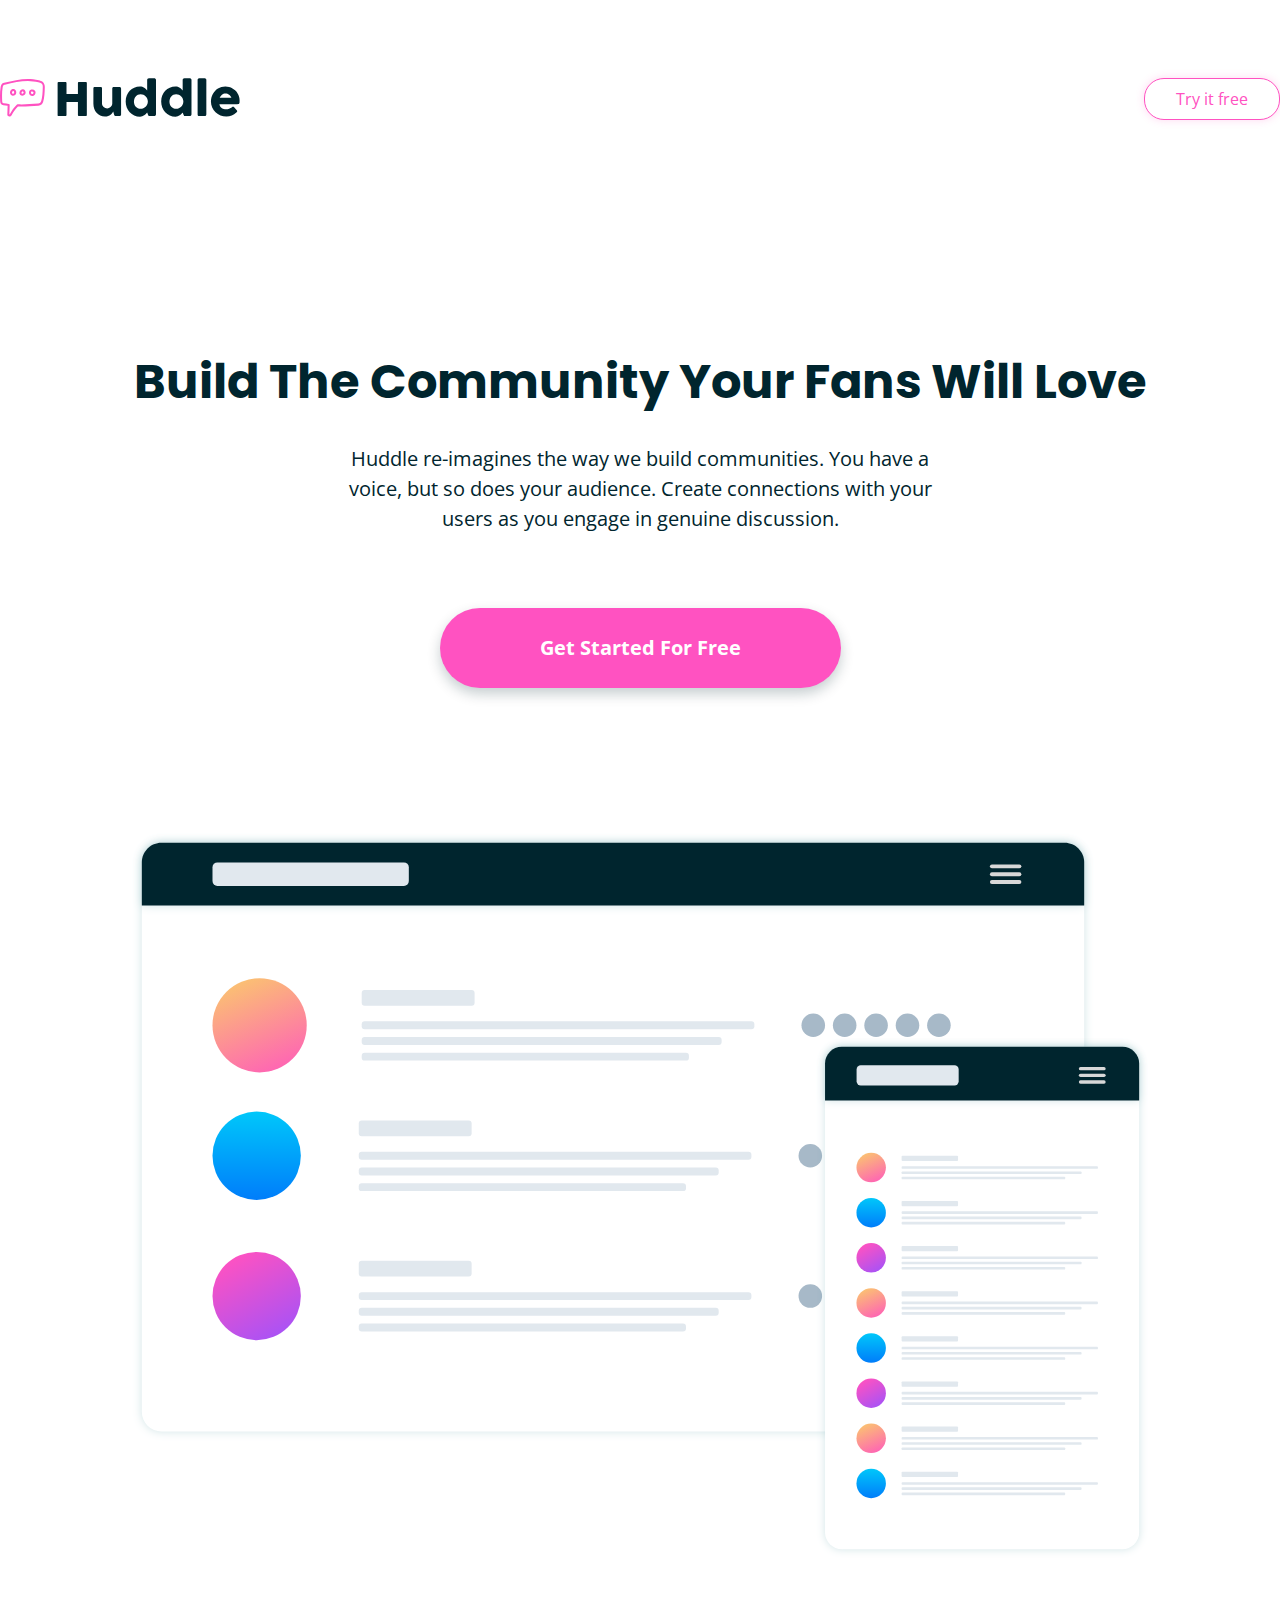
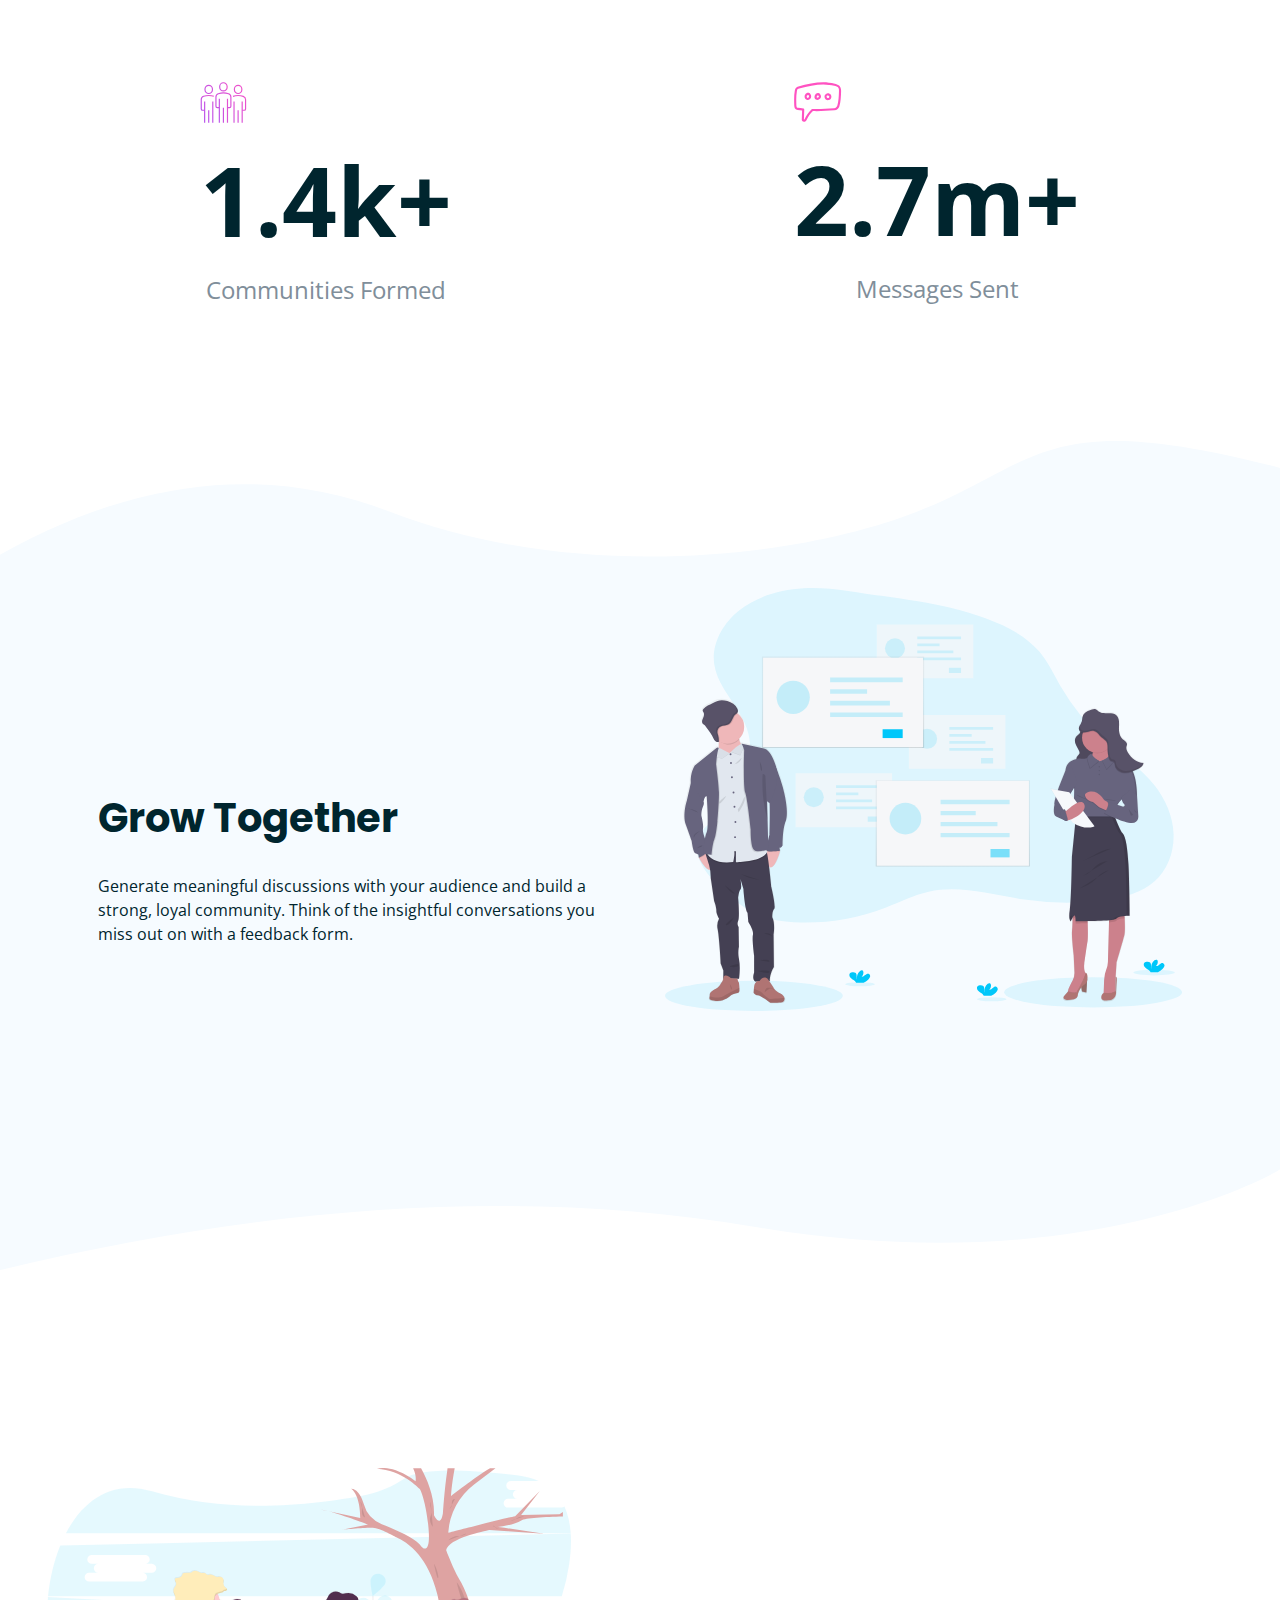
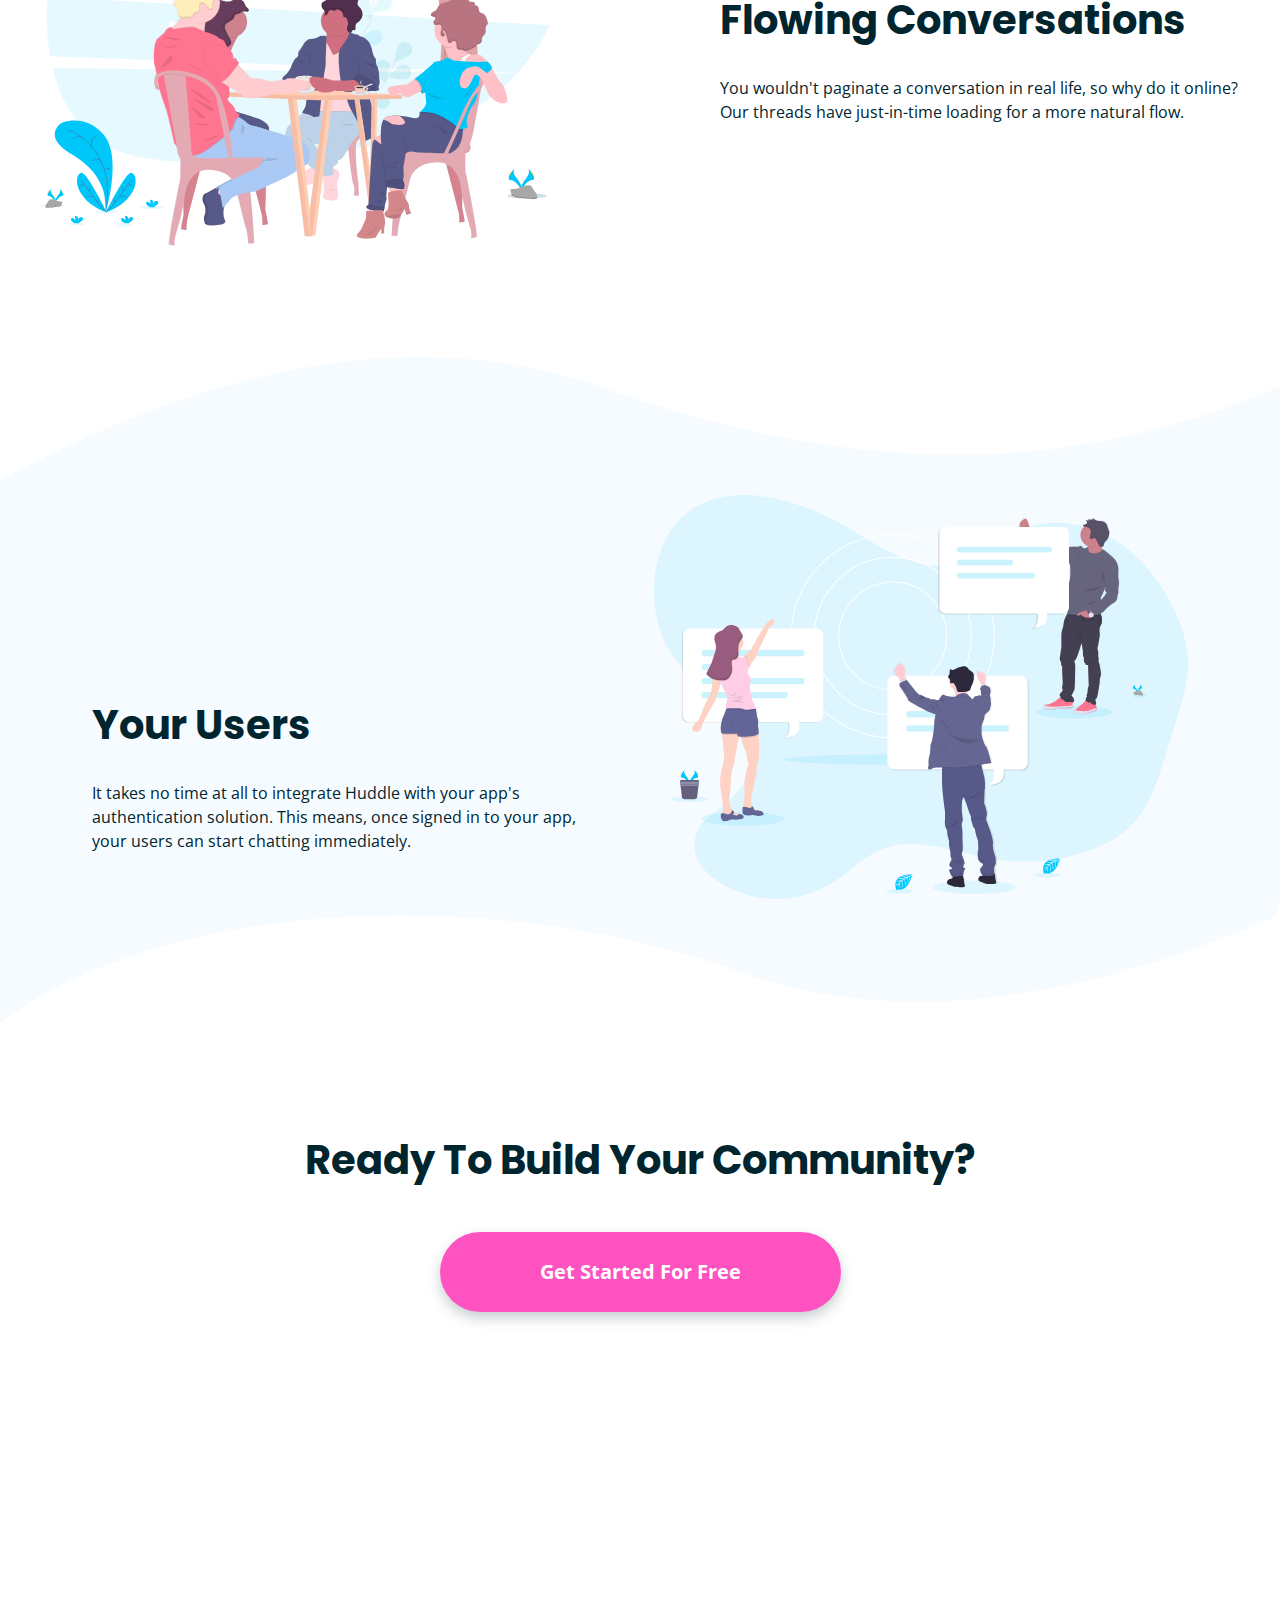
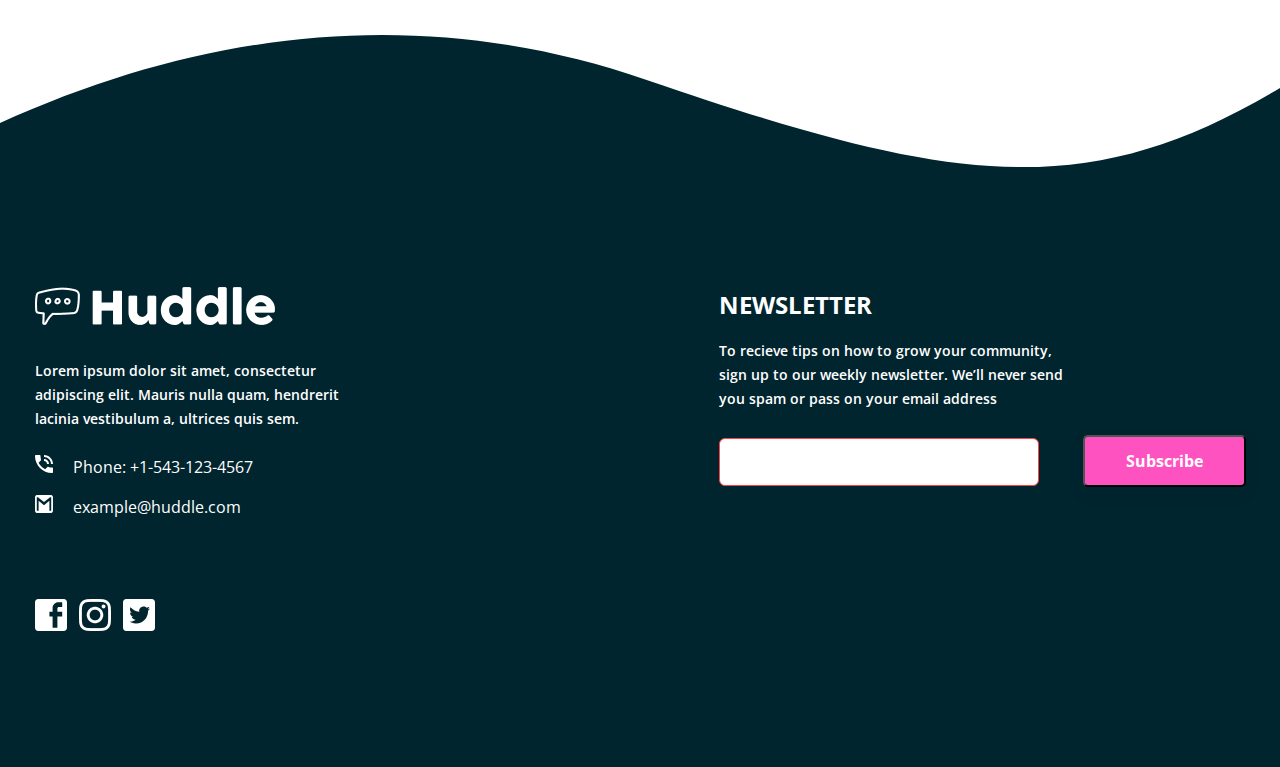
<file: html + css/6hw-huddle/index.html>
<!DOCTYPE html>
<html lang="en">

<head>
    <meta charset="UTF-8">
    <meta name="viewport" content="width=device-width, initial-scale=1.0">
    <title>Document</title>
    <link rel="stylesheet" href="styles.css" />
    <link rel="preconnect" href="https://fonts.googleapis.com">
    <link rel="preconnect" href="https://fonts.gstatic.com" crossorigin>
    <link
        href="https://fonts.googleapis.com/css2?family=Open+Sans:ital,wght@0,300..800;1,300..800&family=Poppins:ital,wght@0,100;0,200;0,300;0,400;0,500;0,600;0,700;0,800;0,900;1,100;1,200;1,300;1,400;1,500;1,600;1,700;1,800;1,900&display=swap"
        rel="stylesheet">
</head>

<body>
    <header>
        <div class="intro">
            <img src="./images/logo.svg" alt="logo" />
            <a href="#">Try it free</a>
        </div>
        <section class="hero">
            <h1>Build The Community Your Fans Will Love</h1>
            <p>Huddle re-imagines the way we build communities. You have a voice, but so does your audience. Create
                connections with your users as you engage in genuine discussion. </p>
            <a href="#" class="get-started">Get Started For Free</a>
            <img src="./images/screen-mockups.svg" alt="screens" class="screens" />
        </section>
    </header>
    <main>
        <section class="general-info">
            <div>
                <img src="./images/icon-communities.svg" alt="communities" />
                <h3>1.4k+</h3>
                <p>Communities Formed</p>
            </div>
            <div>
                <img src="./images/icon-messages.svg" alt="logo" />
                <h3>2.7m+</h3>
                <p>Messages Sent</p>
            </div>
        </section>
        <section class="grow-together">
            <img src="./images/bg-section-top-desktop-1.svg" alt="top-1" class="top-1" />
            <div>
                <div class="block">
                    <div>
                        <h2>Grow Together</h2>
                        <p>Generate meaningful discussions with your audience and build a strong, loyal community. Think
                            of
                            the
                            insightful conversations you miss out on with a feedback form. </p>
                    </div>
                    <img src="./images/illustration-grow-together.svg" alt="grow-together" class="grow-img" />
                </div>
            </div>
            <img src="./images/bg-section-bottom-desktop-1.svg" alt="bottom-1" class="bottom-1" />
        </section>
        <section class="flowing-conversation">
            <div class="wrapper">
                <img src="./images/illustration-flowing-conversation.svg" alt="conversation" />
            </div>

            <div class="info-text">
                <h2>Flowing Conversations</h2>
                <p>You wouldn't paginate a conversation in real life, so why do it online? Our threads have just-in-time
                    loading for a more natural flow.</p>
            </div>
        </section>
        <section class="your-users">
            <img src="./images/bg-section-top-desktop-2.svg" alt="top-2" class="top-2" />
            <div class="flexbox">
                <div class="block">
                    <div>
                        <h2>Your Users</h2>
                        <p>It takes no time at all to integrate Huddle with your app's authentication solution. This
                            means,
                            once signed in to your app, your users can start chatting immediately.</p>
                    </div>
                    <img src="./images/illustration-your-users.svg" alt="users" class="users" />
                </div>
            </div>
            <img src="./images/bg-section-bottom-desktop-2.svg" alt="bottom-2" class="bottom-2" />
        </section>
        <section class="build-community">
            <h2>Ready To Build Your Community?</h2>
            <a href="#" class="get-started">Get Started For Free</a>
        </section>
    </main>
    <footer>
        <img src="./images/bg-footer-top-desktop.svg" alt="footer-top" class="footer-top" />
        <section class="footer-section flexbox">
            <div>
                <img src="./images/dark-logo.png" alt="logo" class="dark-logo" />
                <p>Lorem ipsum dolor sit amet, consectetur adipiscing elit. Mauris nulla quam, hendrerit lacinia
                    vestibulum a, ultrices quis sem.</p>
                <ul class="contacts">
                    <li><a href="tel:+1-543-123-4567"
                            class="phone"><img src="./images/icon-phone.svg" alt="phone" width="18" height="18" /> Phone: +1-543-123-4567</a></li>
                    <li><a href="mailto:example@huddle.com"
                            class="email"><img src="./images/icon-email.svg" alt="email" width="18" height="18" /> example@huddle.com</a></li>
                </ul>
                <ul class="messengers">
                    <li><a href="#"><svg width="32" height="32" viewBox="0 0 32 32" fill="none"
                                xmlns="http://www.w3.org/2000/svg">
                                <g id="post-facebook">
                                    <path id="Shape" fill-rule="evenodd" clip-rule="evenodd"
                                        d="M28.8 0H3.2C1.44 0 0 1.44 0 3.2V28.8C0 30.56 1.44 32 3.2 32H28.8C30.56 32 32 30.56 32 28.8V3.2C32 1.44 30.56 0 28.8 0ZM27.2 3.2V8H24C23.04 8 22.4 8.64 22.4 9.6V12.8H27.2V17.6H22.4V28.8H17.6V17.6H14.4V12.8H17.6V8.8C17.6 5.76 20.16 3.2 23.2 3.2H27.2Z"
                                        fill="white" />
                                </g>
                            </svg>
                        </a></li>
                    <li><a href="#"><img src="./images/post-instagram.png" alt="instagram-icon"
                                class="instagram-icon" /></a></li>
                    <li><a href="#"><svg width="32" height="32" viewBox="0 0 32 32" fill="none"
                                xmlns="http://www.w3.org/2000/svg">
                                <g id="post-twitter">
                                    <path id="Shape" fill-rule="evenodd" clip-rule="evenodd"
                                        d="M28.8 0H3.2C1.44 0 0 1.44 0 3.2V28.8C0 30.56 1.44 32 3.2 32H28.8C30.56 32 32 30.56 32 28.8V3.2C32 1.44 30.56 0 28.8 0ZM25.12 11.68C24.96 19.04 20.32 24.16 13.28 24.48C10.4 24.64 8.32 23.68 6.4 22.56C8.48 22.88 11.2 22.08 12.64 20.8C10.56 20.64 9.28 19.52 8.64 17.76C9.28 17.92 9.92 17.76 10.4 17.76C8.48 17.12 7.2 16 7.04 13.44C7.52 13.76 8.16 13.92 8.8 13.92C7.36 13.12 6.4 10.08 7.52 8.16C9.6 10.4 12.16 12.32 16.32 12.64C15.2 8.16 21.28 5.76 23.68 8.8C24.8 8.64 25.6 8.16 26.4 7.84C26.08 8.96 25.44 9.6 24.64 10.24C25.44 10.08 26.24 9.92 26.88 9.6C26.72 10.4 25.92 11.04 25.12 11.68Z"
                                        fill="white" />
                                </g>
                            </svg>
                        </a></li>
                </ul>
            </div>
            <form>
                <div class="form-group">
                    <article>
                        <h3>NEWSLETTER</h3>
                        <p>To recieve tips on how to grow your community, sign up to our weekly newsletter. We’ll never
                            send you spam or pass on your email address</p>
                    </article>
                    <input type="email" required />
                    <button>Subscribe</button>
                </div>
            </form>
        </section>
    </footer>
</body>

</html>
</file>
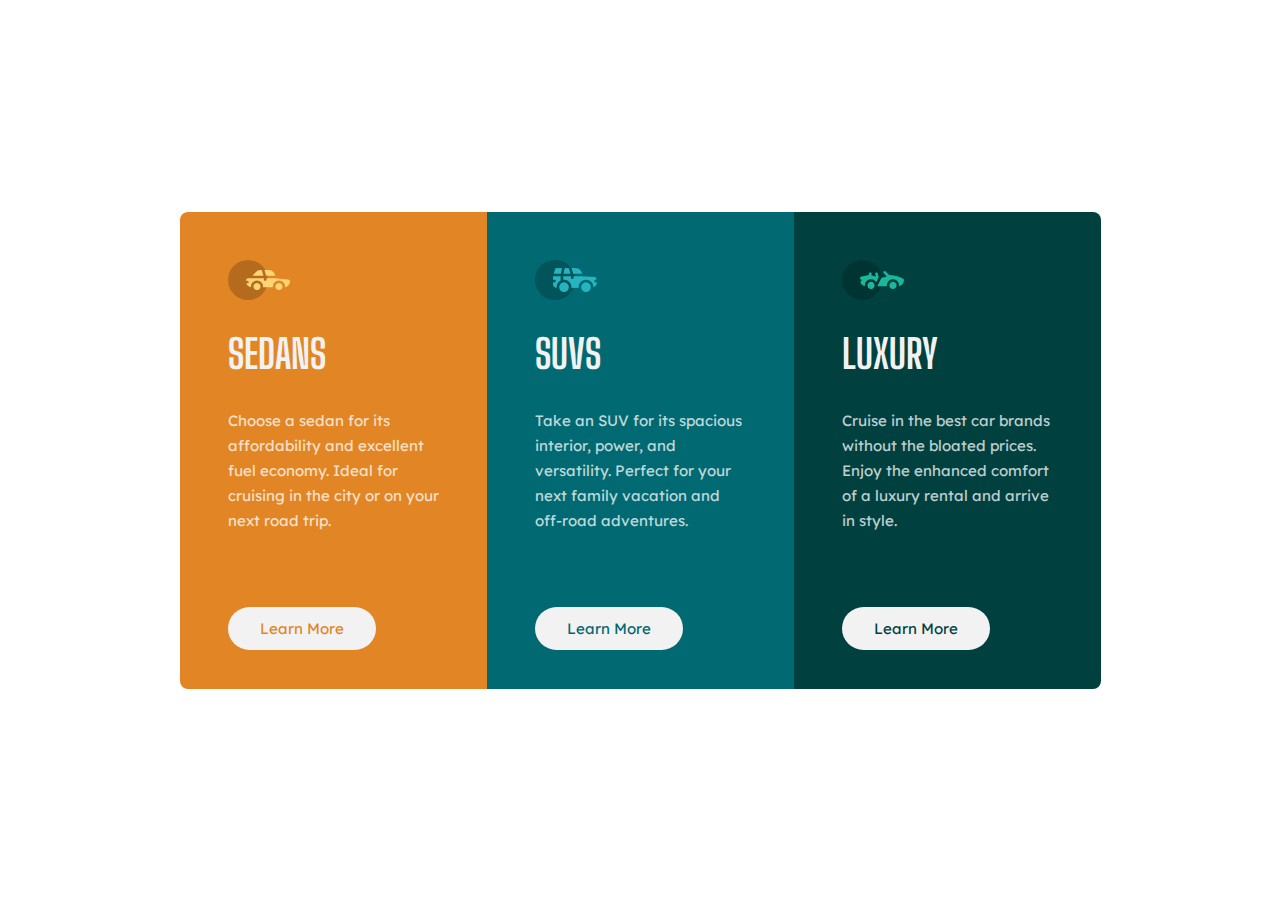
<file: html + css/Cars/index.html>
<!DOCTYPE html>
<html lang="en">

<head>
    <meta charset="UTF-8">
    <meta name="viewport" content="width=device-width, initial-scale=1.0">
    <title>Cars</title>
    <link rel="stylesheet" href="./style.css" />
    <link rel="preconnect" href="https://fonts.googleapis.com">
    <link rel="preconnect" href="https://fonts.gstatic.com" crossorigin>
    <link href="https://fonts.googleapis.com/css2?family=Kumbh+Sans:wght@100..900&family=Lexend+Deca:wght@100..900&display=swap" rel="stylesheet">
    <link href="https://fonts.googleapis.com/css2?family=Big+Shoulders+Display:wght@100..900&family=Kumbh+Sans:wght@100..900&family=Lexend+Deca:wght@100..900&display=swap" rel="stylesheet">
</head>

<body>

    <head>
        <h1></h1>
    </head>
    <main>
        <section>
            <article class="sedans">
                <div class="flex">
                    <div class="gray-circle"><img src="./imgs/car1.png" alt="car1"/></div>
                    <h2>Sedans</h2>
                    <p>Choose a sedan for its affordability and excellent fuel economy. Ideal for cruising in the city
                        or on your next road trip.</p>
                </div>
                <a href="#">Learn More</a>
            </article>

            <article class="suvs">
                <div class="flex">
                    <div class="gray-circle"><img src="./imgs/car2.png" alt="car2" /></div>
                    <h2>SUVs</h2>
                    <p>Take an SUV for its spacious interior, power, and versatility. Perfect for your next family
                        vacation and off-road adventures.</p>
                </div>
                <a href="#">Learn More</a>
            </article>

            <article class="luxury">
                <div class="flex">
                    <div class="gray-circle"><img src="./imgs/car3.png" alt="car3" /></div>
                    <h2>Luxury</h2>
                    <p>Cruise in the best car brands without the bloated prices. Enjoy the enhanced comfort of a luxury
                        rental and arrive in style. </p>
                </div>
                <a href="#">Learn More</a>
            </article>
        </section>
    </main>
</body>

</html>
</file>
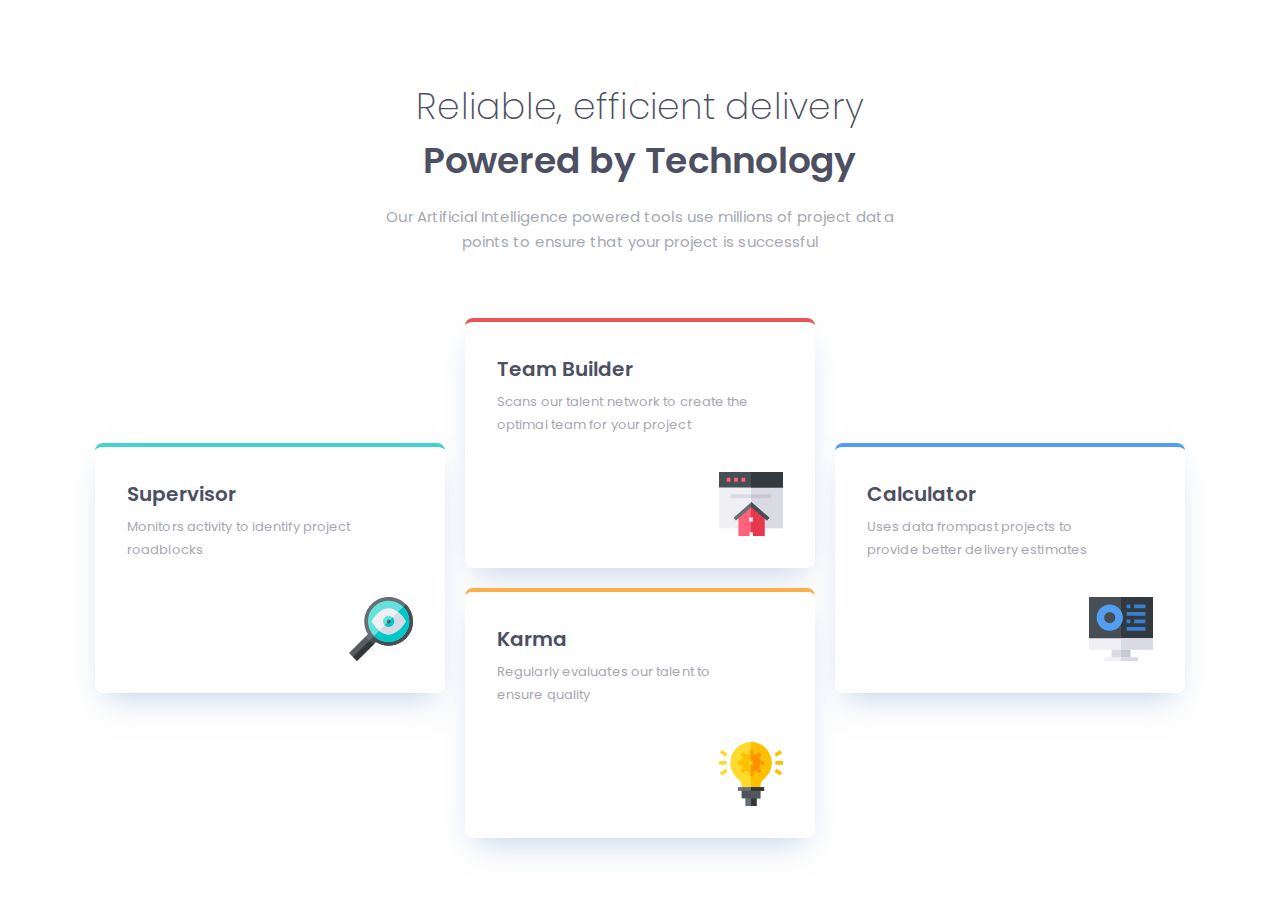
<file: html + css/four-card-feature-section-master/index.html>
<!DOCTYPE html>
<html lang="en">

<head>
  <meta charset="UTF-8">
  <meta name="viewport" content="width=device-width, initial-scale=1.0">

  <title>Frontend Mentor | Four card feature section</title>
  <link rel="stylesheet" href="./styles.css" />
  <link rel="preconnect" href="https://fonts.googleapis.com">
  <link rel="preconnect" href="https://fonts.gstatic.com" crossorigin>
  <link
    href="https://fonts.googleapis.com/css2?family=Big+Shoulders+Display:wght@100..900&family=Dosis:wght@200..800&family=Kumbh+Sans:wght@100..900&family=Lexend+Deca:wght@100..900&family=Ms+Madi&family=Poppins:ital,wght@0,100;0,200;0,300;0,400;0,500;0,600;0,700;0,800;0,900;1,100;1,200;1,300;1,400;1,500;1,600;1,700;1,800;1,900&family=Space+Grotesk:wght@300..700&display=swap"
    rel="stylesheet">
</head>

<body>

  <section class="flx">
    <header>
      <h1>
        Reliable, efficient delivery<br />
        <span>Powered by Technology</span>
      </h1>

      <p>
        Our Artificial Intelligence powered tools use millions of project data points
        to ensure that your project is successful
      </p>
    </header>

    <main class="container">
      <div class="card">
        <h2>Supervisor</h2>
        <p>Monitors activity to identify project roadblocks</p>
        <div class="supervisor"></div>
      </div>
      <div class="card">
        <h2>Team Builder</h2>
        <p>Scans our talent network to create the optimal team for your project</p>
        <div class="team-builder"></div>
      </div>
      <div class="card">
        <h2>Calculator</h2>
        <p>Uses data frompast projects to provide better delivery estimates</p>
        <div class="calculator"></div>
      </div>
      <div class="card">
        <h2>Karma</h2>
        <p>Regularly evaluates our talent to ensure quality</p>
        <div class="karma"></div>
      </div>
    </main>
  </section>
</body>

</html>
</file>
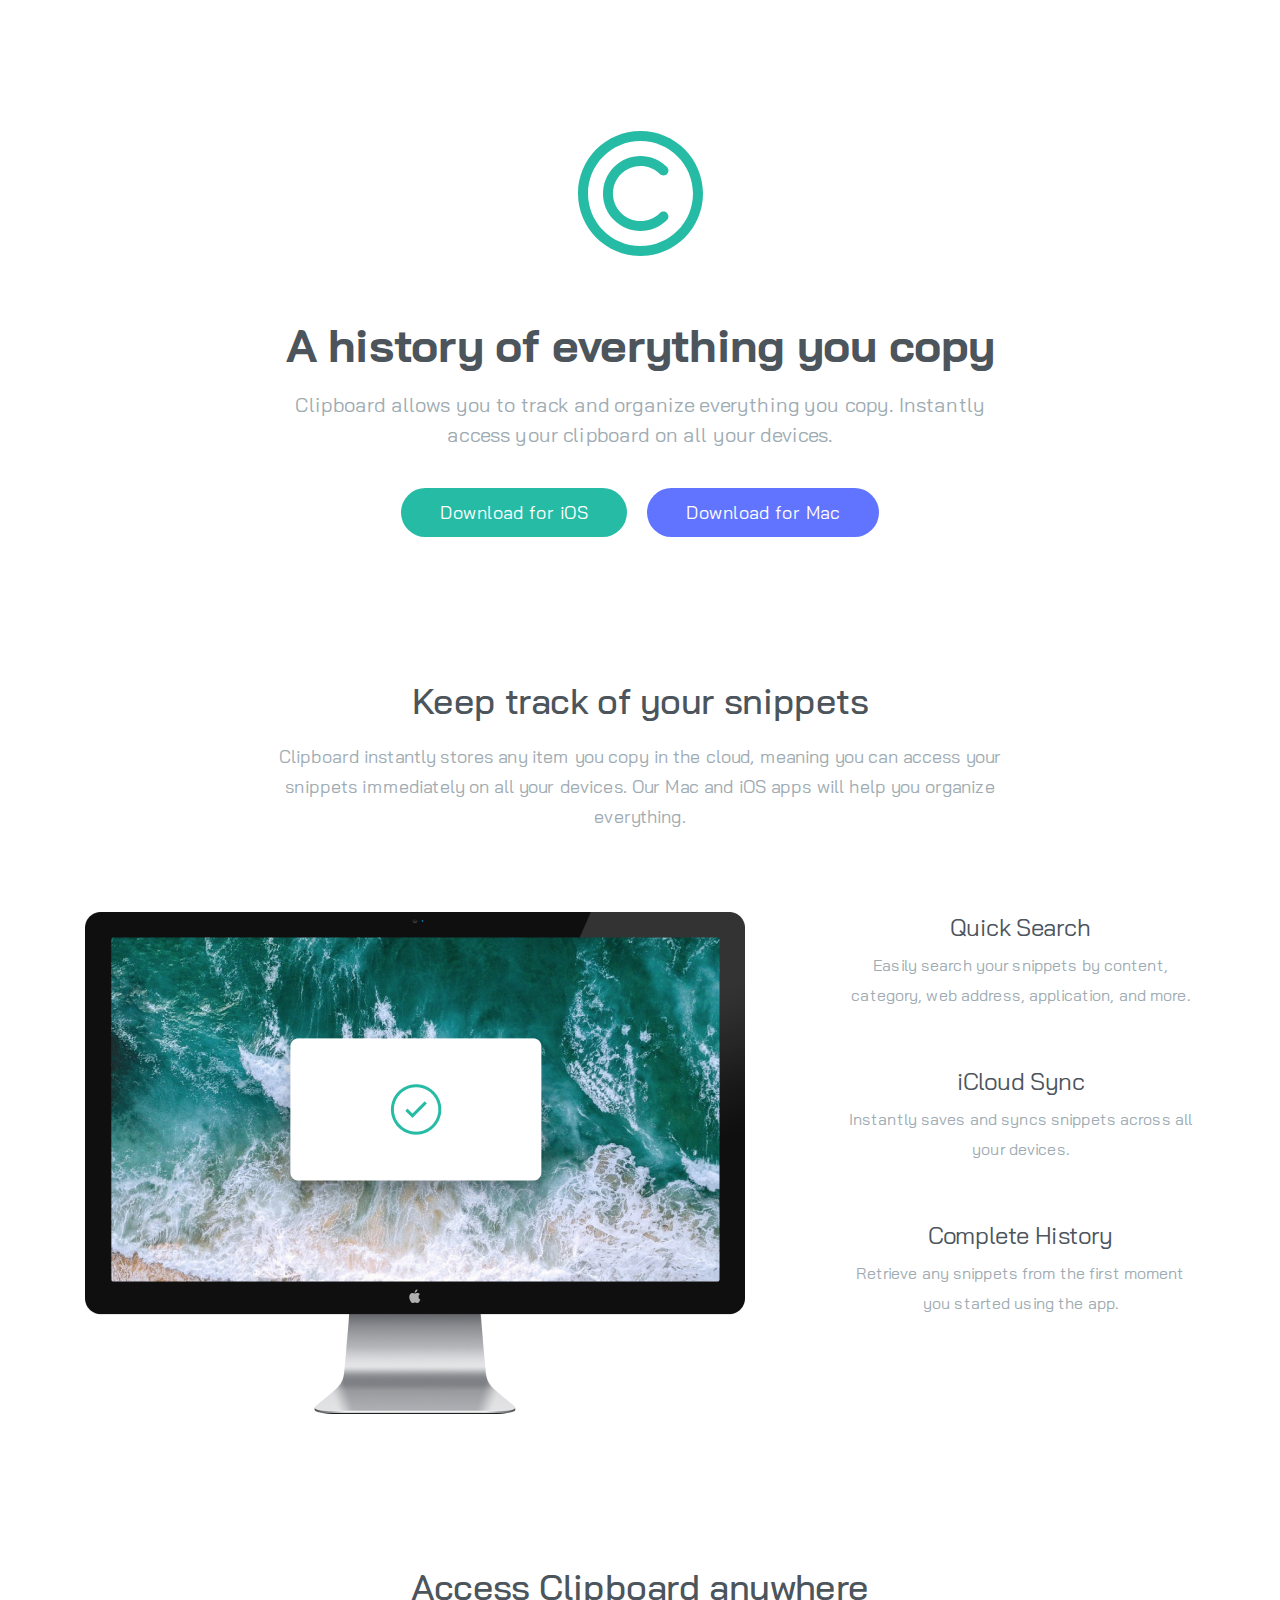
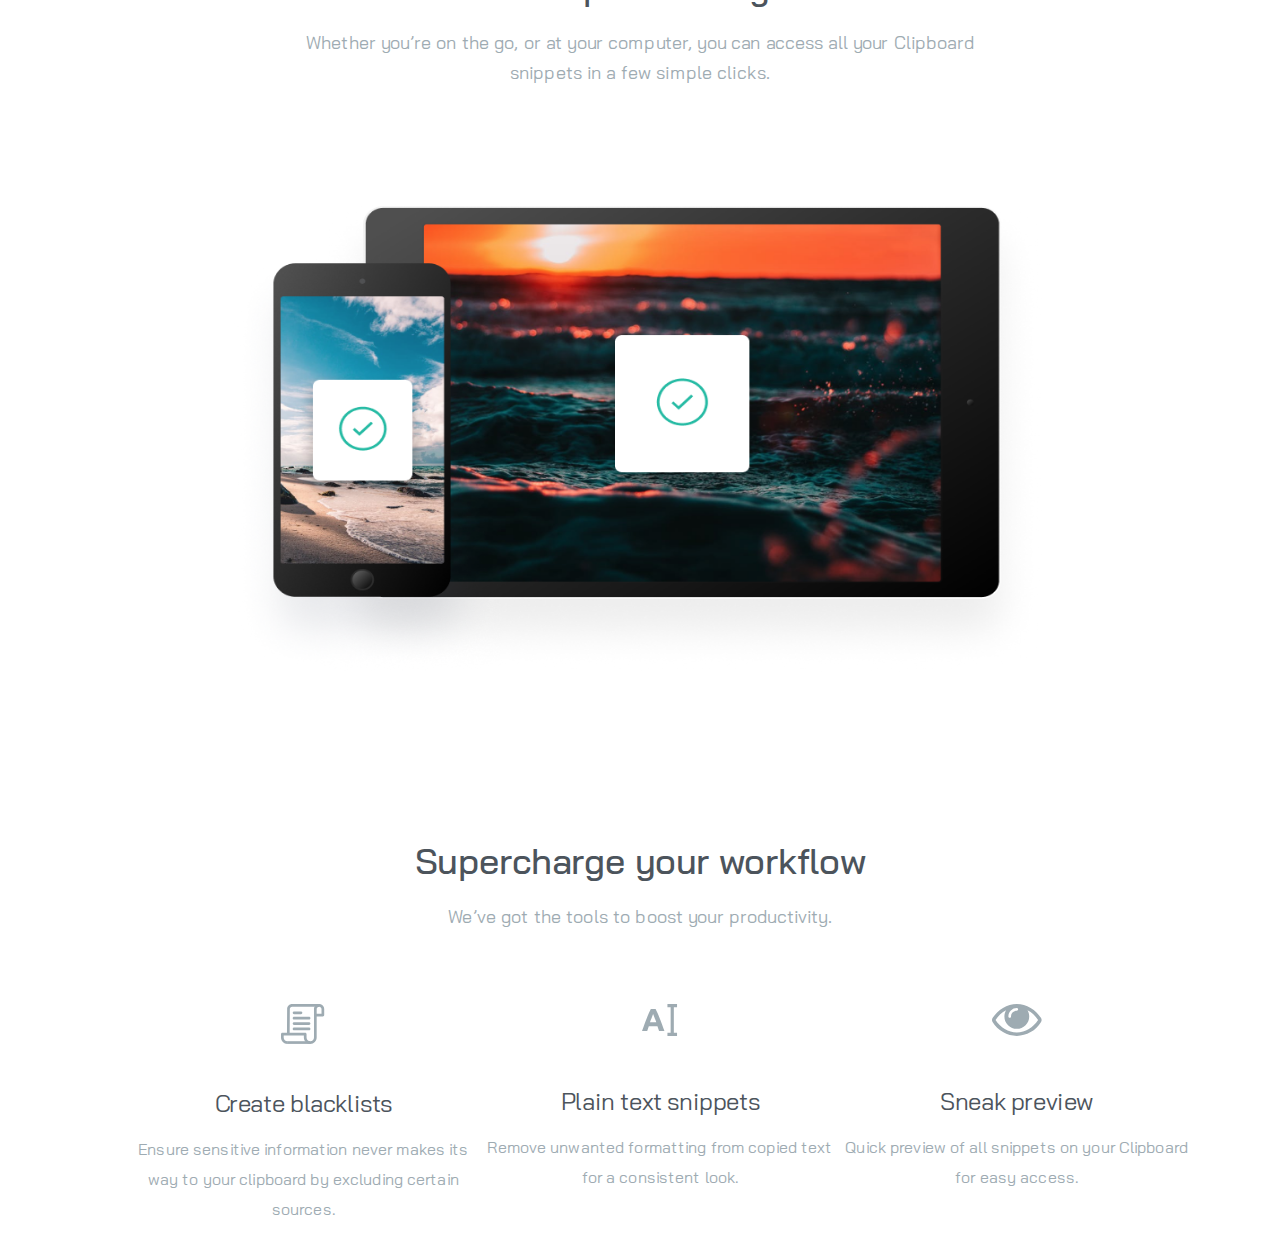
<file: html + css/Oleh_Shevchenko_homework_01/index.html>
<!DOCTYPE html>
<html lang="en">

<head>
    <meta charset="UTF-8">
    <meta name="viewport" content="width=device-width, initial-scale=1.0">
    <title>Landing page</title>
    <link rel="stylesheet" href="./styles.css" />
    <link rel="preconnect" href="https://fonts.googleapis.com">
    <link rel="preconnect" href="https://fonts.gstatic.com" crossorigin>
    <link
        href="https://fonts.googleapis.com/css2?family=Bai+Jamjuree:ital,wght@0,200;0,300;0,400;0,500;0,600;0,700;1,200;1,300;1,400;1,500;1,600;1,700&display=swap"
        rel="stylesheet">
</head>

<body>
    <header>
        <section>
            <img src="./imgs/Group 11.svg" alt="logo" />
            <h1>A history of everything you copy</h1>
            <p>Clipboard allows you to track and organize everything you copy. Instantly access your clipboard on all
                your
                devices.</p>
            <div>
                <a href="#" class="ios-button">Download for iOS</a>
                <a href="#" class="mac-button">Download for Mac</a>
            </div>
        </section>
    </header>
    <main>
        <section>
            <div>
                <h2>Keep track of your snippets</h2>
                <p>Clipboard instantly stores any item you copy in the cloud, meaning you can access your snippets
                    immediately
                    on
                    all your devices. Our Mac and iOS apps will help you organize everything.</p>
            </div>
            <img src="./imgs/Group 18.png" alt="monitor" class="monitor" />
            <div class="container">
                <article>
                    <h3>Quick Search</h3>
                    <p>Easily search your snippets by content, category, web address, application, and more.</p>
                </article>
                <article>
                    <h3>iCloud Sync</h3>
                    <p>Instantly saves and syncs snippets across all your devices.</p>
                </article>
                <article>
                    <h3>Complete History</h3>
                    <p>Retrieve any snippets from the first moment you started using the app.</p>
                </article>
            </div>
        </section>

        <section>
            <h2>Access Clipboard anywhere</h2>
            <p>Whether you’re on the go, or at your computer, you can access all your Clipboard snippets in a few simple
                clicks.</p>
            <img src="./imgs/Group 29.png" alt="devices" class="devices" />
        </section>

        <section>
            <h2>Supercharge your workflow</h2>
            <p>We’ve got the tools to boost your productivity.</p>
            <ul>
                <li>
                    <img src="./imgs/Group 24.svg" alt="list" />
                    <h3>Create blacklists</h3>
                    <p>Ensure sensitive information never makes its way to your clipboard by excluding certain sources.</p>
                </li>
                <li>
                    <img src="./imgs/Combined Shape 2.svg" alt="letter" />
                    <h3>Plain text snippets</h3>
                    <p>Remove unwanted formatting from copied text for a consistent look.</p>
                </li>
                <li>
                    <img src="./imgs/Shape.svg" alt="eye" />
                    <h3>Sneak preview</h3>
                    <p>Quick preview of all snippets on your Clipboard for easy access.</p>
                </li>
            </ul>
            <!-- <ul>
                <li></li>
                <li></li>
                <li></li>
                <li></li>
                <li></li>
            </ul> -->
        </section>
    </main>
    <!-- <footer>
        <section>
            <ul>
                <li>FAQs</li>
                <li>Privacy Policy</li>
                <li>Install Guide</li>
                <li>Contact Us</li>
                <li>Press Kit</li>
            </ul>
            <ul>
                <li><a href="#"></a></li>
                <li><a href="#"></a></li>
                <li><a href="#"></a></li>
            </ul>
        </section>
    </footer> -->
</body>

</html>
</file>
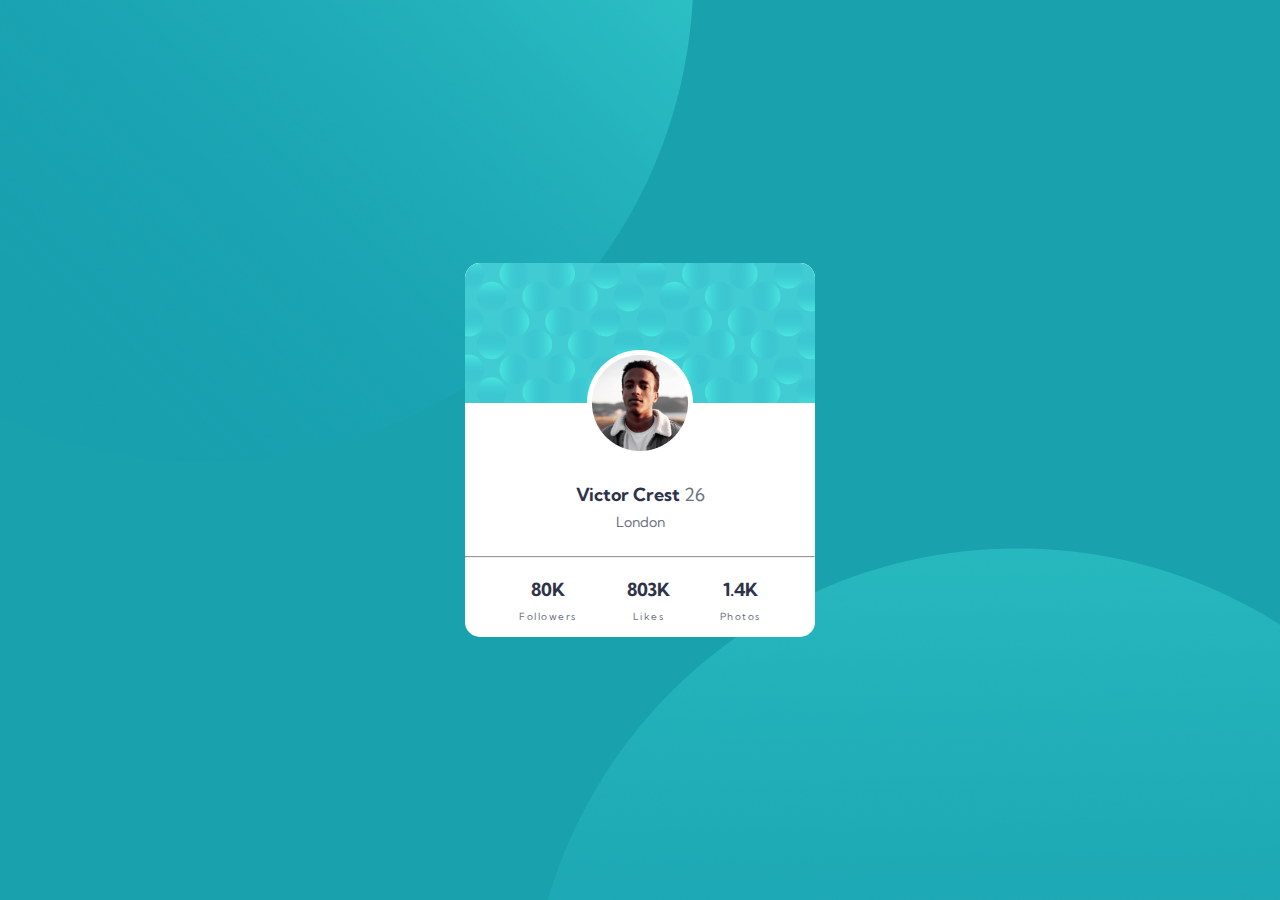
<file: html + css/Profile/index.html>
<!DOCTYPE html>
<html lang="en">
<head>
    <meta charset="UTF-8">
    <meta name="viewport" content="width=device-width, initial-scale=1.0">
    <title>Profile</title>
    <link rel="stylesheet" href="styles.css" />
    <link rel="preconnect" href="https://fonts.googleapis.com">
    <link rel="preconnect" href="https://fonts.gstatic.com" crossorigin>
    <link href="https://fonts.googleapis.com/css2?family=Kumbh+Sans:wght@100..900&display=swap" rel="stylesheet">
</head>
<body>
    <header><h1></h1></header>
    <main>
        <section>
            <div class="head-bg"><img src="./imgs/Picture.png" alt="profile-picture" /></div>
            <h2>Victor Crest <span>26</span></h2>
            <p>London</p>
            <hr />
            <ul>
                <li>
                    <h3>80K</h3>
                    <p>Followers</p>
                </li>
                <li>
                    <h3>803K</h3>
                    <p>Likes</p>
                </li>
                <li>
                    <h3>1.4K</h3>
                    <p>Photos</p>
                </li>
            </ul>
        </section>
    </main>
    <footer></footer>
</body>
</html>
</file>
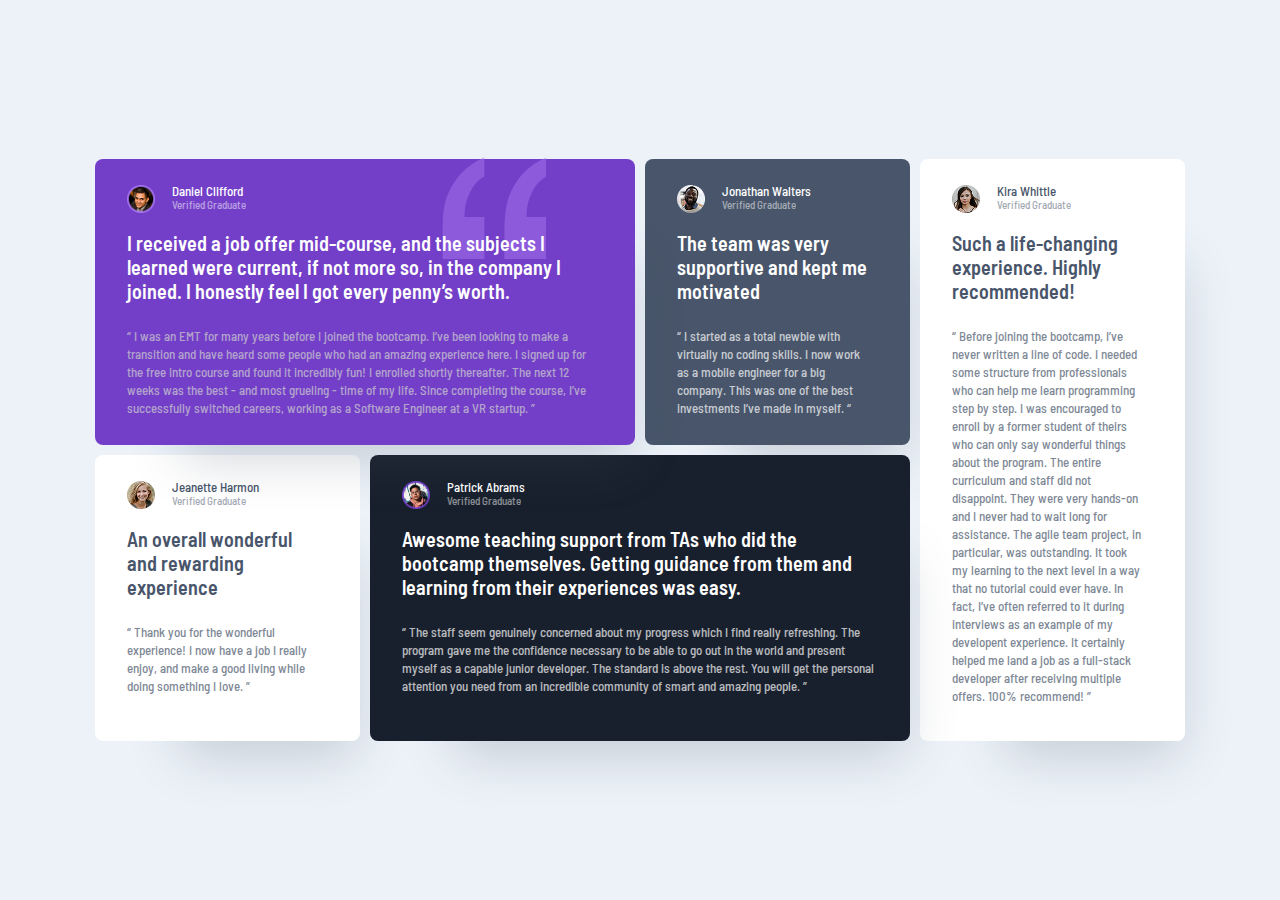
<file: html + css/testimonials-grid-section/index.html>
<!DOCTYPE html>
<html lang="en">

<head>
    <meta charset="UTF-8">
    <meta name="viewport" content="width=device-width, initial-scale=1.0">
    <title>Document</title>
    <link rel="stylesheet" href="./styles.css" />
    <link rel="preconnect" href="https://fonts.googleapis.com">
    <link rel="preconnect" href="https://fonts.gstatic.com" crossorigin>
    <link
        href="https://fonts.googleapis.com/css2?family=Barlow+Semi+Condensed:ital,wght@0,100;0,200;0,300;0,400;0,500;0,600;0,700;0,800;0,900;1,100;1,200;1,300;1,400;1,500;1,600;1,700;1,800;1,900&display=swap"
        rel="stylesheet">
</head>

<body>
    <main>
        <article class="grid-item article-1">
            <div class="header">
                <div class="avatar daniel-clifford"></div>
                <div class="credentials-daniel">Daniel Clifford <span>Verified Graduate</span></div>
            </div>
            <h2>
                <span class="text">
                    I received a job offer mid-course, and the subjects I learned were current, if not more so, in the
                    company I joined. I honestly feel I got every penny’s worth.
                </span>
                <div class="quote"></div>
            </h2>
            <p>“ I was an EMT for many years before I joined the bootcamp. I’ve been looking to make a transition and
                have heard some people who had an amazing experience here. I signed up for the free intro course and
                found it incredibly fun! I enrolled shortly thereafter. The next 12 weeks was the best - and most
                grueling - time of my life. Since completing the course, I’ve successfully switched careers, working as
                a Software Engineer at a VR startup. ”</p>
        </article>
        <article class="grid-item article-2">
            <div class="header">
                <div class="avatar jonathan-walters"></div>
                <div class="credentials-jonathan">Jonathan Walters <span>Verified Graduate</span></div>
            </div>
            <h2>The team was very supportive and kept me motivated</h2>
            <p>“ I started as a total newbie with virtually no coding skills. I now work as a mobile engineer for a big
                company. This was one of the best investments I’ve made in myself. “</p>
        </article>
        <article class="grid-item article-3">
            <div class="header">
                <div class="avatar kira-whittle"></div>
                <div>Kira Whittle<br /> <span>Verified Graduate</span></div>
            </div>
            <h2>Such a life-changing experience. Highly recommended!</h2>
            <p>“ Before joining the bootcamp, I’ve never written a line of code. I needed some structure from
                professionals who can help me learn programming step by step. I was encouraged to enroll by a former
                student of theirs who can only say wonderful things about the program. The entire curriculum and staff
                did not disappoint. They were very hands-on and I never had to wait long for assistance. The agile team
                project, in particular, was outstanding. It took my learning to the next level in a way that no tutorial
                could ever have. In fact, I’ve often referred to it during interviews as an example of my developent
                experience. It certainly helped me land a job as a full-stack developer after receiving multiple offers.
                100% recommend! ”</p>
        </article>
        <article class="grid-item article-4">
            <div class="header">
                <div class="avatar jeanette-harmon"></div>
                <div>Jeanette Harmon <br /> <span>Verified Graduate</span></div>
            </div>
            <h2>An overall wonderful and rewarding experience</h2>
            <p>“ Thank you for the wonderful experience! I now have a job I really enjoy, and make a good living while
                doing something I love. ”</p>
        </article>
        <article class="grid-item article-5">
            <div class="header">
                <div class="avatar patrick-abrams"></div>
                <div class="credentials-patrick">Patrick Abrams <br /> <span>Verified Graduate</span></div>
            </div>
            <h2>Awesome teaching support from TAs who did the bootcamp themselves. Getting guidance from them and
                learning from their experiences was easy.</h2>
            <p>“ The staff seem genuinely concerned about my progress which I find really refreshing. The program gave
                me the confidence necessary to be able to go out in the world and present myself as a capable junior
                developer. The standard is above the rest. You will get the personal attention you need from an
                incredible community of smart and amazing people. ”</p>
        </article>
    </main>
</body>

</html>
</file>
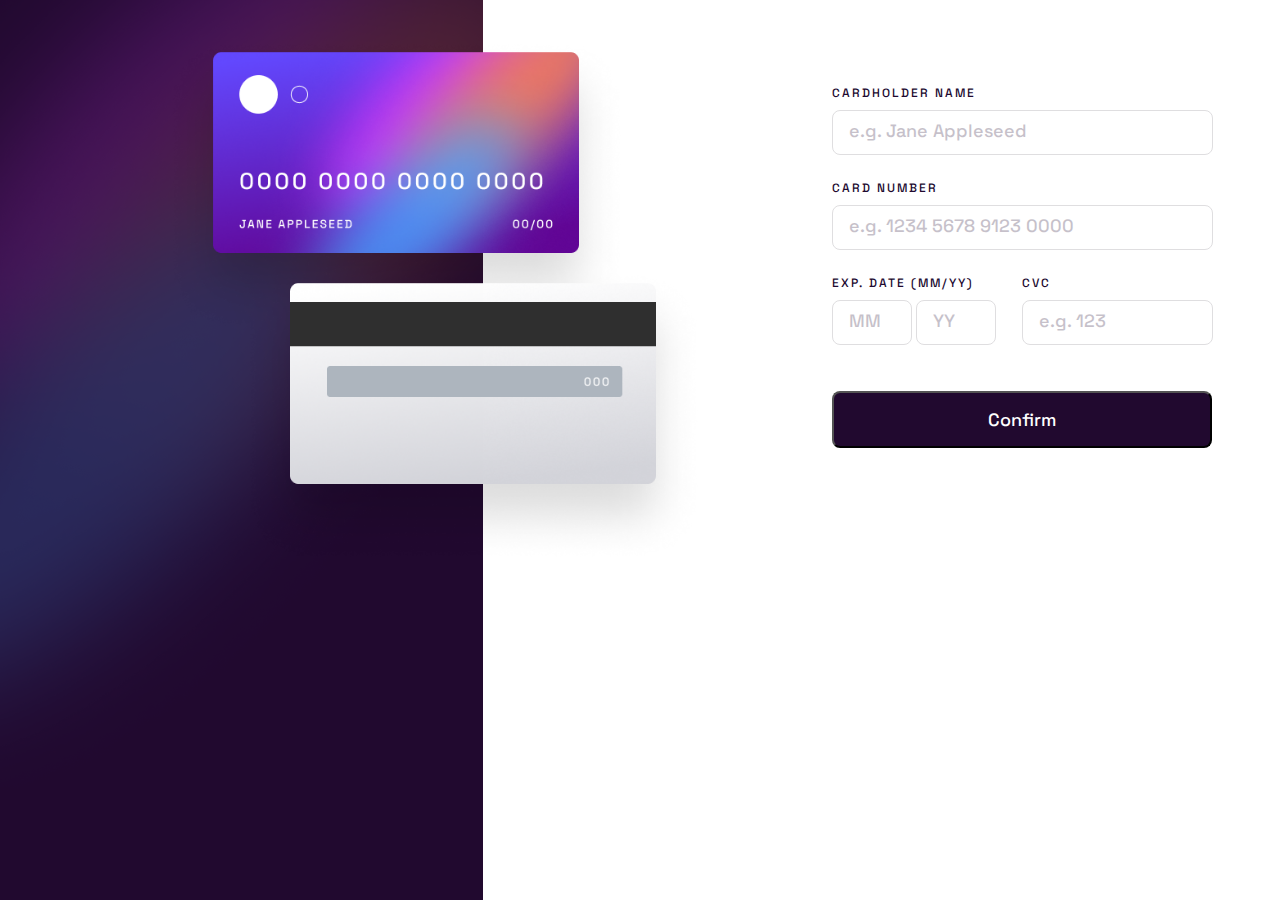
<file: html + css/Forms_Homework/CardDetailsForm/index.html>
<!DOCTYPE html>
<html lang="en">

<head>
    <meta charset="UTF-8">
    <meta name="viewport" content="width=device-width, initial-scale=1.0">
    <title>Card Details Form</title>
    <link rel="stylesheet" href="./styles.css" />
    <link rel="preconnect" href="https://fonts.googleapis.com">
    <link rel="preconnect" href="https://fonts.gstatic.com" crossorigin>
    <link
        href="https://fonts.googleapis.com/css2?family=Big+Shoulders+Display:wght@100..900&family=Kumbh+Sans:wght@100..900&family=Lexend+Deca:wght@100..900&family=Poppins:ital,wght@0,100;0,200;0,300;0,400;0,500;0,600;0,700;0,800;0,900;1,100;1,200;1,300;1,400;1,500;1,600;1,700;1,800;1,900&family=Space+Grotesk:wght@300..700&display=swap"
        rel="stylesheet">
</head>

<body>
    <main>
        <div class="cards"><img src="./imgs/Group16.png" alt="cards" /></div>
        <form method="post">
            <div class="flexbox">
                <div class="form-group">
                    <label>
                        <div>Cardholder Name</div>
                        <input type="text" placeholder="e.g. Jane Appleseed" />
                    </label>
                </div>
                <div class="form-group">
                    <label>
                        <div>Card Number</div>
                        <input type="number" placeholder="e.g. 1234 5678 9123 0000" />
                    </label>
                </div>
                <div class="form-group">
                    <label>
                        <div>Exp. Date (MM/YY)</div>
                        <input type="number" placeholder="MM" class="date" />
                        <input type="number" placeholder="YY" class="date" />
                    </label>
                    <label>
                        <div>CVC</div>
                        <input type="number" placeholder="e.g. 123" class="cvc" />
                    </label>
                </div>
                <div class="form-group">
                    <button type="submit">Confirm</button>
                </div>
            </div>
        </form>
    </main>
</body>

</html>
</file>
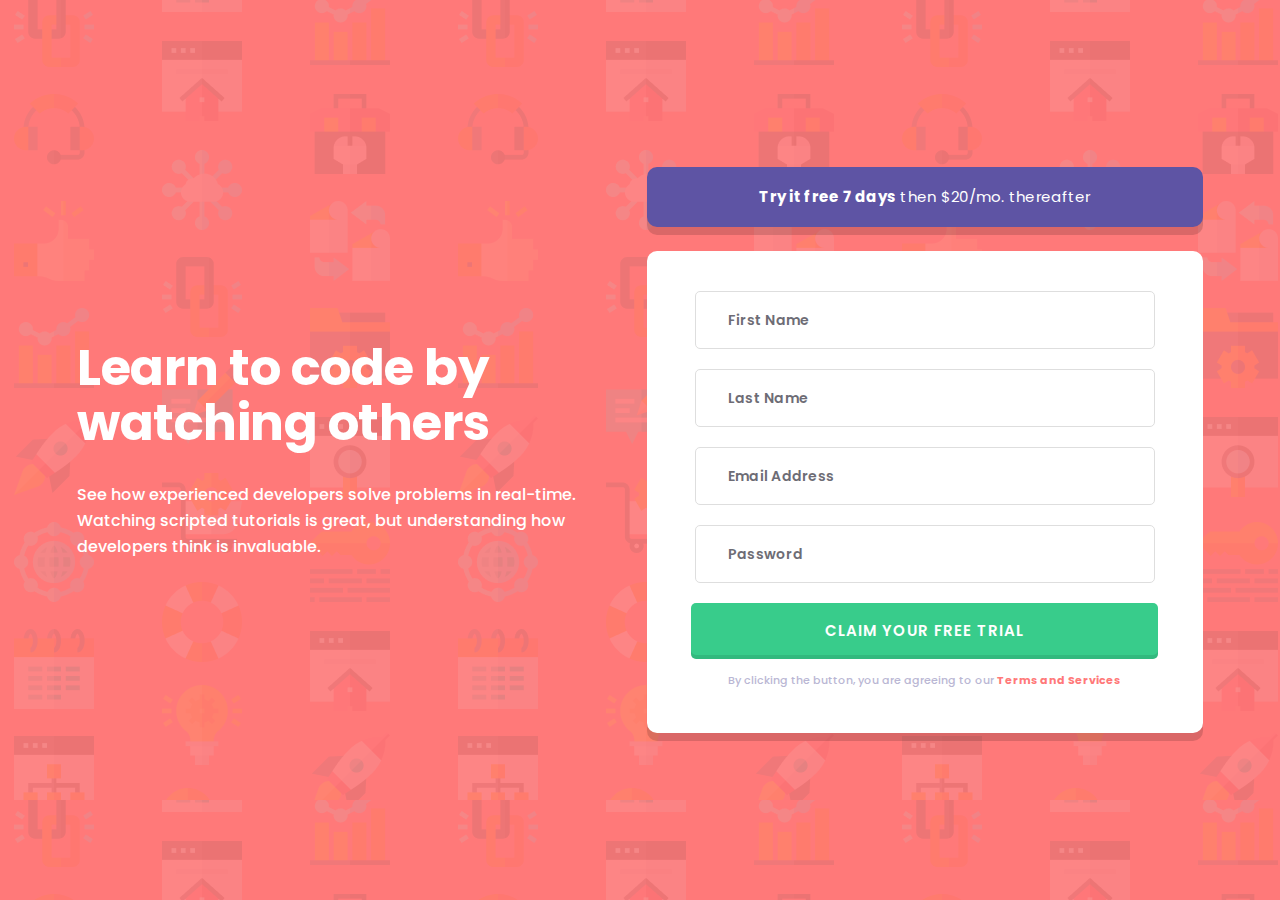
<file: html + css/Forms_Homework/SignUpForm/index.html>
<!DOCTYPE html>
<html lang="en">

<head>
    <meta charset="UTF-8">
    <meta name="viewport" content="width=device-width, initial-scale=1.0">
    <title>Sign Up</title>
    <link rel="stylesheet" href="./styles.css" />
    <link rel="preconnect" href="https://fonts.googleapis.com">
    <link rel="preconnect" href="https://fonts.gstatic.com" crossorigin>
    <link
        href="https://fonts.googleapis.com/css2?family=Big+Shoulders+Display:wght@100..900&family=Kumbh+Sans:wght@100..900&family=Lexend+Deca:wght@100..900&family=Poppins:ital,wght@0,100;0,200;0,300;0,400;0,500;0,600;0,700;0,800;0,900;1,100;1,200;1,300;1,400;1,500;1,600;1,700;1,800;1,900&display=swap"
        rel="stylesheet">
</head>

<body>
    <main>
        <section class="general-info">
            <h1>Learn to code by watching others</h1>
            <p>See how experienced developers solve problems in real-time. Watching scripted tutorials is great, but
                understanding how developers think is invaluable.</p>
        </section>
        <section>
            <a href="#"><span>Try it free 7 days</span> then $20/mo. thereafter</a>
            <form method="post">
                <div class="flex-container">
                    <div class="form-group"><input type="text" placeholder="First Name" /></div>
                    <div class="form-group"><input type="text" placeholder="Last Name" /></div>
                    <div class="form-group"><input type="email" placeholder="Email Address" /></div>
                    <div class="form-group"><input type="password" placeholder="Password" /></div>
                    <div class="form-group"><button type="submit">CLAIM YOUR FREE TRIAL</button></div>
                </div>
                <div>By clicking the button, you are agreeing to our <span class="terms">Terms and Services</span></div>
            </form>
        </section>
    </main>
</body>

</html>
</file>
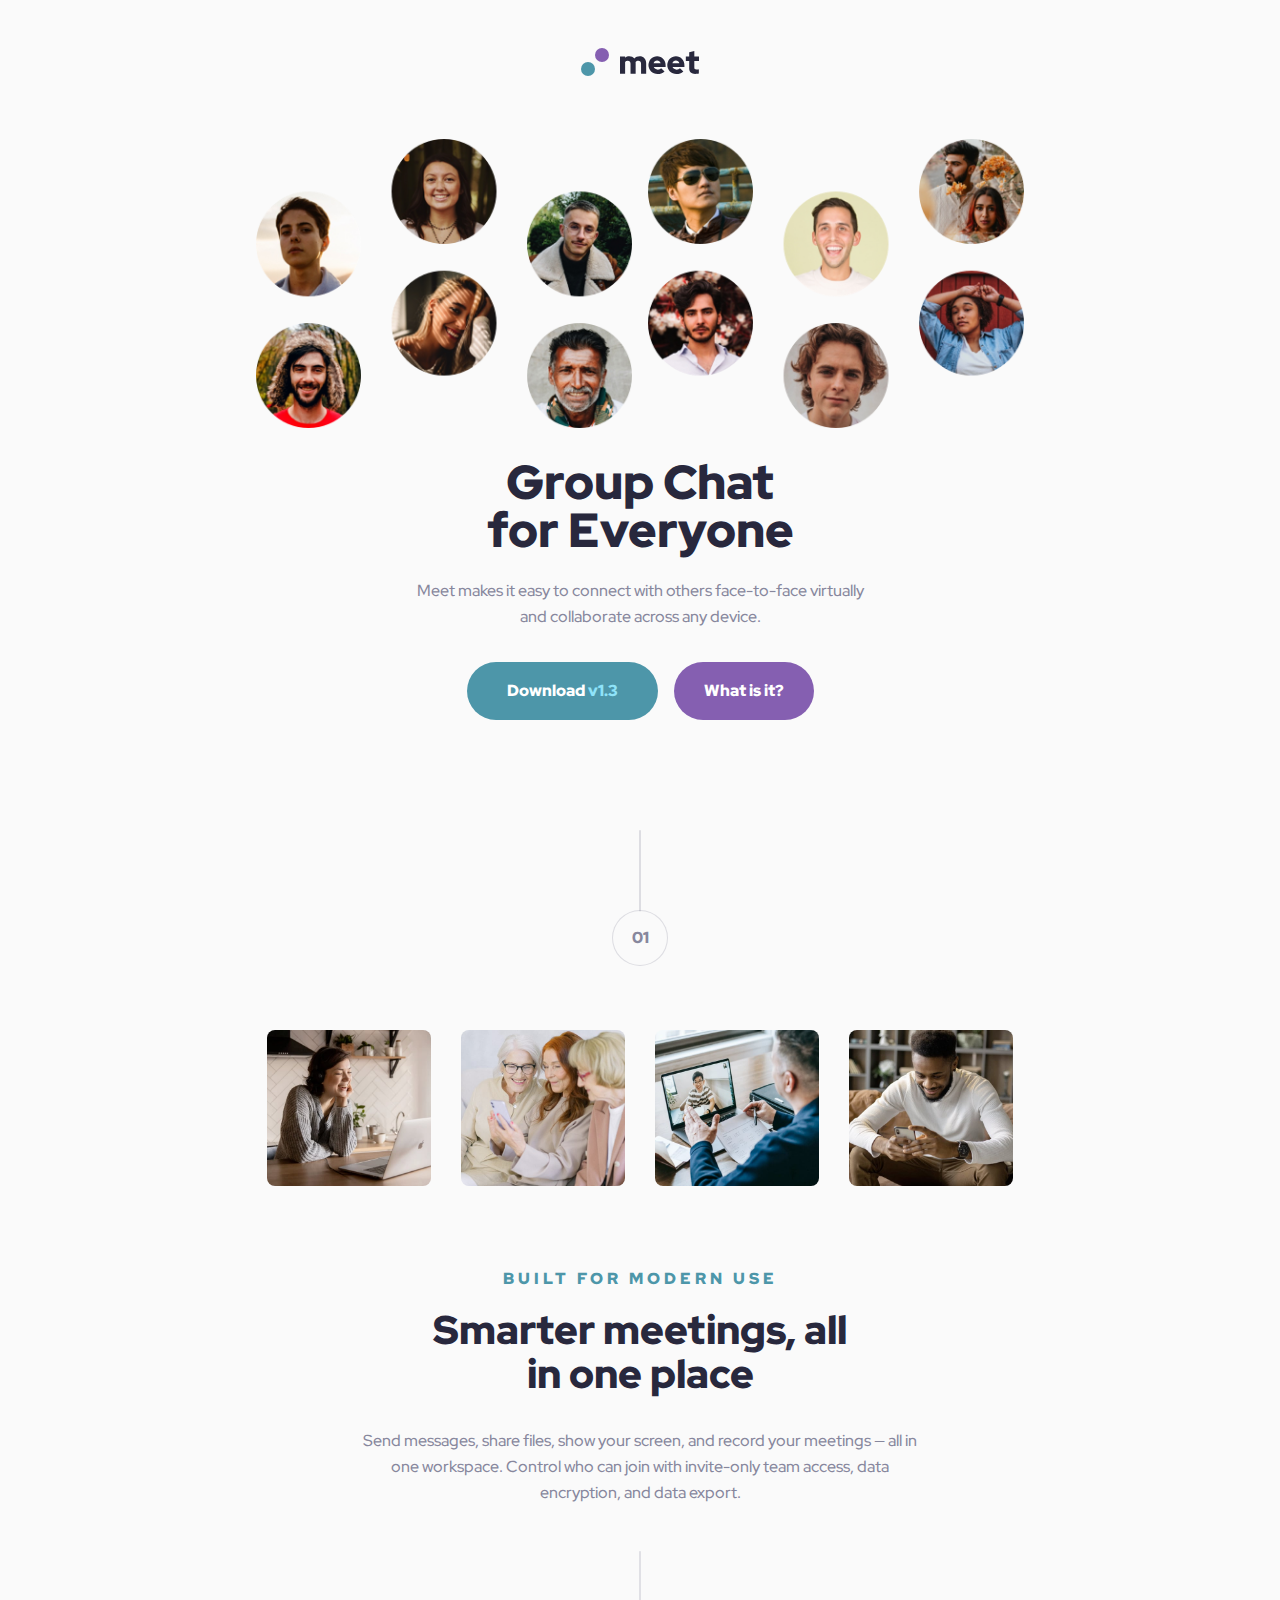
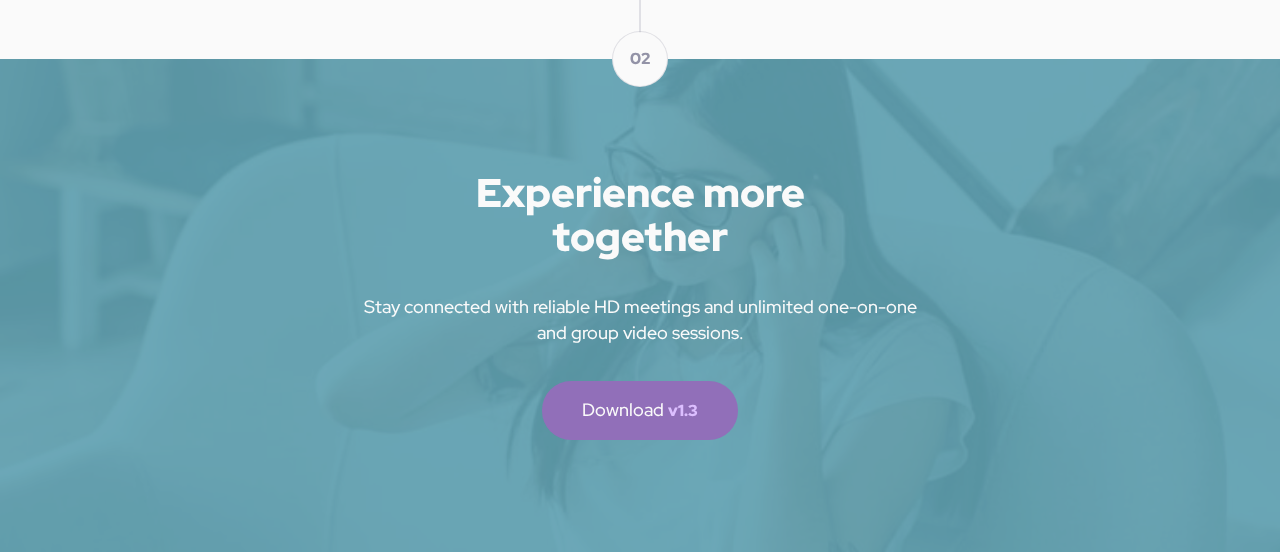
<file: html + css/meet-landing-page/starter-code/index.html>
<!DOCTYPE html>
<html lang="en">

<head>
  <meta charset="UTF-8">
  <meta name="viewport" content="width=device-width, initial-scale=1.0">

  <link rel="icon" type="image/png" sizes="32x32" href="./assets/favicon-32x32.png">

  <title>Frontend Mentor | Meet landing page</title>
  <link rel="stylesheet" href="./styles.css" />
  <link rel="preconnect" href="https://fonts.googleapis.com">
  <link rel="preconnect" href="https://fonts.gstatic.com" crossorigin>
  <link href="https://fonts.googleapis.com/css2?family=Red+Hat+Display:ital,wght@0,300..900;1,300..900&display=swap"
    rel="stylesheet">
</head>

<body>
  <header>
    <div class="logo"></div>
    <section class="container">
      <div class="image-hero-left"></div>
      <section>
        <h1>Group Chat <br /> for Everyone</h1>
        <p>Meet makes it easy to connect with others face-to-face virtually and collaborate across any device.</p>
        <div class="container flx">
          <button class="download-btn">Download <span>v1.3</span></button>
          <button class="info-btn">What is it?</button>
        </div>
      </section>
      <div class="image-hero-right"></div>
    </section>
  </header>

  <main>
    <div class="first-section">
      <div></div>01
    </div>
    <section class="gallery">
      <div class="first-img"></div>
      <div class="second-img"></div>
      <div class="third-img"></div>
      <div class="fourth-img"></div>
    </section>
    <section class="app-details">
      <div>Built for modern use</div>
      <h2>Smarter meetings, all in one place</h2>
      <p>Send messages, share files, show your screen, and record your meetings — all in one workspace. Control who can
        join with invite-only team access, data encryption, and data export.</p>
    </section>
  </main>
  <footer>
    <div class="second-section">
      <div></div>02
    </div>
    <section class="footer-section">
      <h2>Experience more together</h2>
      <div>Stay connected with reliable HD meetings and unlimited one-on-one and group video sessions.</div>
      <div>
        <button class="download-btn">Download <span>v1.3</span></button>
      </div>
    </section>
  </footer>
</body>

</html>
</file>
<file: html + css/6hw-huddle/styles.css>
* {
    box-sizing: border-box;
    margin: 0;
    padding: 0;
}

body {
    background-color: #FFFFFF;
}

header {
    max-width: 1297px;
    margin-left: auto;
    margin-right: auto;
    margin-bottom: 120px;
}

a {
    text-decoration: none;
}

p {
    font-family: 'Open Sans';
    font-style: normal;
    font-size: 16px;
    line-height: 24px;
    color: #00252E;
}

h2 {
    font-family: 'Poppins';
    font-style: normal;
    margin-bottom: 26px;
    max-width: 471px;
    font-size: 40px;
    line-height: 60px;
    color: #00252E;
}

.intro {
    padding-top: 78px;
    max-width: 1297px;
    margin-bottom: 225px;
}

.intro>a {
    background: #FFFFFF;
    border: 1px solid #FF52C1;
    box-shadow: 0px 0px 9px rgba(255, 82, 193, 0.218778);
    border-radius: 20px;
    min-width: 136px;
    font-family: 'Open Sans';
    font-style: normal;
    font-size: 16px;
    line-height: 22px;
    color: #FF52C1;
    padding: 9px 31px;
    float: right;
    transition: all 1.2s ease;
}

.general-info {
    font-family: 'Open Sans';
    max-width: 880px;
    margin-left: auto;
    margin-right: auto;
    display: flex;
    justify-content: space-between;
    column-gap: 170.5px;
}

.general-info h3 {
    font-style: normal;
    font-size: 96px;
    line-height: 144px;
    color: #00252E;
}

.general-info p {
    margin-bottom: 133px;
    font-style: normal;
    font-size: 24px;
    line-height: 36px;
    text-align: center;
    color: #808E9A;
}

.intro>a:hover {
    border: 1px solid #000000;
    box-shadow: 0px 1px 2px #000000;
}

.hero {
    max-width: 1017px;
    text-align: center;
    color: #00252E;
    margin-left: auto;
    margin-right: auto;
}

.hero h1 {
    font-family: 'Poppins';
    font-style: normal;
    font-weight: 700;

    font-size: 48px;
    line-height: 72px;
    margin-bottom: 26px;
}

.hero p {
    font-size: 20px;
    line-height: 30px;
    max-width: 600px;
    margin-left: auto;
    margin-right: auto;
    margin-bottom: 74px;
}

.get-started,
button {
    background: #FF52C1;
    font-family: 'Open Sans';
    font-style: normal;
    font-size: 20px;
    line-height: 30px;
    color: #FFFFFF;
    box-shadow: 0px 6px 13px rgba(0, 37, 46, 0.223053);
    border-radius: 40px;
    padding: 25px 100px;
    margin-bottom: 145px;
    display: inline-block;
    font-weight: 700;

    color: #FFFFFF;


    transition: all 0.8s ease;
}

.get-started:hover,
button:hover {
    background: #FF8ED7;
    box-shadow: 0px 6px 13px rgba(0, 37, 46, 0.223053);
    border-radius: 40px;
}

.screens {
    max-width: 1016px;
}

.grow-together,
.your-users {
    width: 100%;
    margin-bottom: 103px;
}

.grow-together h2,
.your-users h2 {
    padding-top: 200px;
}

.top-1,
.top-2 {
    width: 100%;
    margin-bottom: -4px;
}

.block {
    width: 1180px;
    margin-left: auto;
    margin-right: auto;
    display: flex;
    justify-content: space-evenly;
}

.bottom-1,
.bottom-2 {
    width: 100%;
}

.flexbox {
    display: flex;
}

.grow-together p {
    padding-bottom: 200px;
    max-width: 520px;
}

.grow-img {
    width: 517.22px;
    height: 423.11px;
}

.grow-together div,
.your-users div {
    background: #F6FBFF;
}

.flowing-conversation {
    max-width: 1200px;
    min-height: 560px;
    margin-left: auto;
    margin-right: auto;
    margin-bottom: 20px;
    display: flex;
    justify-content: space-between;
    align-items: center;
}

.flowing-conversation .wrapper {
    width: 531px;
    height: 378px;
}

.flowing-conversation div img {
    width: 100%;
}

.flowing-conversation .info-text {
    max-width: 520px;
}

.your-users p {
    max-width: 520px;
}

.users {
    width: 534px;
    height: 404px;
}

.build-community {
    text-align: center;
    max-width: 684px;
    margin-left: auto;
    margin-right: auto;
    margin-bottom: 178px;
}

.build-community h2 {
    max-width: 100%;
    font-size: 40px;
    line-height: 60px;
    margin-bottom: 42px;
}

footer section {
    background-color: #00252E;
    margin-left: auto;
    margin-right: auto;
}

footer p {
    max-width: 344px;
    font-weight: 600;
    font-size: 14px;
    line-height: 24px;
    color: #FFFFFF;
    margin-bottom: 24px;
}

ul {
    list-style-type: none;
}

.footer-top {
    width: 100%;
    margin-bottom: -4px;
}

.dark-logo {
    margin-bottom: 30px;
}

.contacts {
    margin-bottom: 80px;
}

.contacts li {
    display: flex;
    margin-bottom: 16px;
}

li a {
    font-family: 'Open Sans';
    font-style: normal;
    font-weight: 400;
    font-size: 16px;
    line-height: 24px;
    color: white;
}

.contacts li img {
    margin-right: 16px;
}

.messengers {
    display: flex;
    margin-bottom: 130px;
}

.messengers img {
    margin-left: 12px;
    margin-right: 12px;
    transition: all 1.2s ease;
}

path {
    transition: all 0.8s ease;
}

path:hover {
    fill: #00C7FA;
    border-radius: 4px;
}

.footer-section {
    justify-content: center;
    margin-left: auto;
    margin-right: auto;
    padding-top: 112px;
}

form {
    padding-left: 340px;
}

.form-group h3 {
    font-family: 'Open Sans';
    font-style: normal;
    font-size: 24px;
    line-height: 36px;
    color: #FFFFFF;
    margin-bottom: 16px;
}

input {
    margin-right: 40px;
    width: 320px;
    height: 48px;
    background: #FFFFFF;
    border-radius: 6px;
    padding-top: 12px;
    padding-bottom: 12px;
    padding-left: 16px;
    font-weight: 400;
    font-size: 14px;
    line-height: 24px;
    color: #00252E;

    font-family: 'Open Sans';
    font-style: normal;
}

input:invalid {
    background: #FFFFFF;
    border: 1px solid #FF4343;
    border-radius: 6px;
}

button {
    background: #FF52C1;
    border-radius: 5px;
    padding: 12px 41px;
    font-weight: 700;
    font-size: 16px;
    line-height: 24px;
}

button:hover {
    background: #FF8ED7;
    border-radius: 5px;
}
</file>
<file: html + css/Cars/style.css>
* {
    box-sizing: border-box;
    margin: 0;
    padding: 0;
}

main {
    display: flex;
    justify-content: center;
    align-items: center;
    height: 100vh;
}

section {
    display: flex;
}

article {
    padding: 48px;
}

h2 {
    font-family: 'Big Shoulders Display';
    font-style: normal;
    font-weight: 700;
    font-size: 40px;
    line-height: 48px;
    /* identical to box height */
    text-transform: uppercase;

    color: #F2F2F2;
}

p {
    font-family: 'Lexend Deca';
    font-style: normal;
    font-weight: 400;
    font-size: 15px;
    line-height: 25px;

    color: #FFFFFF;

    mix-blend-mode: normal;
    opacity: 0.75;

}

div>img {
    position: absolute;
    left: 100%;
    top: 50%;
    transform: translate(-50%, -50%);
}

a {
    text-decoration: none;
    padding: 12px 32px;
    color: inherit;

    font-family: 'Lexend Deca';
    font-style: normal;
    font-weight: 400;
    font-size: 15px;
    line-height: 25px;

    background: #F2F2F2;
    border-radius: 25px;
}

a:hover {
    border: 2px solid #FFFFFF;
    background-color: inherit;
    border-radius: 25px;
}

.gray-circle {
    position: relative;
    border-radius: 50%;
    width: 40px;
    height: 40px;
    background: rgb(0, 0, 0, 0.2);
    mix-blend-mode: normal;
}

.flex {
    display: flex;
    flex-direction: column;
    row-gap: 30px;
    margin-bottom: 83px;
}

.sedans {
    max-width: 307px;
    background: #E28625;
    border-radius: 8px 0 0 8px;
}

.sedans>a {
    color: #E28625;
}

.sedans>a:hover {
    font-family: 'Lexend Deca';
    font-style: normal;
    font-weight: 400;
    font-size: 15px;
    line-height: 25px;

    color: #FFFFFF;
}

.suvs {
    max-width: 307px;
    background: #006971;
}

.suvs>a {
    color: #006971;
}

.suvs>a:hover {
    font-family: 'Lexend Deca';
    font-style: normal;
    font-weight: 400;
    font-size: 15px;
    line-height: 25px;

    color: #FFFFFF;
}

.luxury {
    max-width: 307px;
    background: #004140;
    border-radius: 0px 8px 8px 0px;
}

.luxury>a {
    color: #004140;
}

.luxury>a:hover {
    font-family: 'Lexend Deca';
    font-style: normal;
    font-weight: 400;
    font-size: 15px;
    line-height: 25px;

    color: #FFFFFF;
}
</file>
<file: html + css/four-card-feature-section-master/styles.css>
* {
    box-sizing: border-box;
    margin: 0;
    padding: 0;

    font-family: 'Poppins';
    color: #4D4F62;
    font-style: normal;
}

header {
    max-width: 540px;
    text-align: center;
    padding-top: 80px;
    margin-bottom: 64px;
    display: flex;
    flex-direction: column;
    justify-content: center;
    align-items: center;
    row-gap: 16px;
}

h1 {
    font-weight: 275;
    font-size: 36px;
    line-height: 54px;
    letter-spacing: 0.25px;

    color: #4D4F62;
}

h1 span {
    font-weight: 600;
    font-size: 36px;
    line-height: 54px;
    text-align: center;
    letter-spacing: 0.25px;
    color: #4D4F62;
}

header p {
    font-weight: 400;
    font-size: 15px;
    line-height: 25px;
    text-align: center;
    letter-spacing: 0.104167px;

    mix-blend-mode: normal;
    opacity: 0.5;
}

.flx {
    display: flex;
    flex-direction: column;
    justify-content: center;
    align-items: center;
}

.container {
    max-width: 1130px;
    display: flex;
    flex-wrap: wrap;
    justify-content: center;
    gap: 20px;
}

.card {
    position: relative;
    width: 350px;
    height: 250px;

    background: #FFFFFF;
    box-shadow: 0px 15px 30px -11px rgba(131, 166, 210, 0.5);
    border-radius: 8px;

}

.card h2 {
    padding: 32px;
    padding-bottom: 6px;
    font-weight: 600;
    font-size: 20px;
    line-height: 30px;


    color: #4D4F62;
}

.card p {
    max-width: 286px;
    padding-left: 32px;
    font-weight: 400;
    font-size: 13px;
    line-height: 23px;
    letter-spacing: 0.0902778px;

    mix-blend-mode: normal;
    opacity: 0.5;
}

.card:nth-child(1) {
    transform: translateY(50%);
    border-top: 4px solid #44D3D2;
}

.card:nth-child(2) {
    border-top: 4px solid #EA5454;
}

.card:nth-child(3) {
    transform: translateY(50%);
    border-top: 4px solid #549EF2;
}

.card:nth-child(4) {
    border-top: 4px solid #FCAE4A;
}

.supervisor,
.team-builder,
.karma,
.calculator {
    position: absolute;
    width: 64px;
    height: 64px;
    bottom: 32px;
    right: 32px;
}

.supervisor {
    background-image: url('./images/icon-supervisor.svg');
}

.team-builder {
    background-image: url('./images/icon-team-builder.svg');
}

.karma {
    background-image: url('./images/icon-karma.svg');
}

.calculator {
    background-image: url('./images/icon-calculator.svg');
}

@media (max-width: 1090px) {
    .card:nth-child(1) {
        transform: translateY(0);
    }
    .card:nth-child(3) {
        transform: translateY(0);
    }
}

@media (max-width: 600px) {
    header {
        max-width: 311px;
    }

    h1 {
        font-weight: 275;
        font-size: 24px;
        line-height: 36px;
        text-align: center;
        letter-spacing: 0.166667px;
    }

    h1 span {
        font-weight: 600;
        font-size: 24px;
        line-height: 36px;
        text-align: center;
        letter-spacing: 0.166667px;

        color: #4D4F62;
    }

    .container {
        align-content: start;
        flex-direction: column;
        gap: 25px;
    }

    .card {
        width: 311px;
        height: 222px;
    }

    .card p {
        padding: 0;
        margin-left: 29px;
        max-width: 254px;
    }

    .card:nth-child(1) {
        transform: translateY(0);
    }

    .card:nth-child(3) {
        order: 4;
        transform: translateY(0);
    }

    .supervisor,
    .team-builder,
    .karma,
    .calculator {
        position: absolute;
        width: 57px;
        height: 57px;
        background-size: 57px;
        background-repeat: round;
        right: 28px;
        float: right;
    }
}
</file>
<file: html + css/Oleh_Shevchenko_homework_01/styles.css>
* {
    box-sizing: border-box;
}

body,
h1,
h2,
h3,
p {
    margin: 0;
    padding: 0;
}

body {
    font-family: 'Bai Jamjuree';
    font-style: normal;
}

header {
    padding-top: 131px;
    margin-bottom: 150px;
}

main>section:nth-child(1) {
    height: 736px;
    margin-bottom: 150px;
}

section {
    text-align: center;
    max-width: 1110px;
    margin-left: auto;
    margin-right: auto;
}

header img {
    margin-bottom: 56px;
}

h1 {
    margin-bottom: 16px;
    font-size: 46px;
    line-height: 58px;
    letter-spacing: -0.75px;
    color: #4C545C;
}

h1~p {
    max-width: 730px;
    margin-left: auto;
    margin-right: auto;
    margin-bottom: 48px;
    font-weight: 400;
    font-size: 20px;
    line-height: 30px;
    letter-spacing: 0.15px;

    color: #9EABB2;
}

a {
    text-decoration: none;
    color: inherit;
}

section>div:nth-child(1) {
    max-width: 730px;
    margin-bottom: 80px;
    margin-left: auto;
    margin-right: auto;
}

.ios-button {
    margin-right: 16px;
    padding: 13px 39px;
    background-color: #26BBA4;
    border-radius: 50px;
    font-weight: 400;
    font-size: 18px;
    line-height: 30px;
    letter-spacing: 0.5px;
    color: #FFFFFF;
}

.mac-button {
    padding: 13px 39px;
    background-color: #6174FF;
    border-radius: 50px;
    font-weight: 400;
    font-size: 18px;
    line-height: 30px;
    letter-spacing: 0.5px;
    color: #FFFFFF;
}

.monitor {
    display: block;
    float: left;
    margin-right: 101.03px;
}

.devices {
    margin-top: 110px;
    width: 812px;
    height: 475px;
    margin-bottom: 161px;
}

h2 {
    margin-bottom: 19px;
    font-weight: 500;
    font-size: 36px;
    line-height: 45px;
    letter-spacing: -0.586957px;
    color: #4C545C;
}

h2~p {
    max-width: 730px;
    margin-left: auto;
    margin-right: auto;
    font-weight: 400;
    font-size: 18px;
    line-height: 30px;
    letter-spacing: 0.135px;
    color: #9EABB2;
}

article {
    margin-bottom: 56px;
}

h3 {
    margin-bottom: 8px;
    font-size: 24px;
    font-weight: 400;
    line-height: 30px;
    letter-spacing: -0.391304px;
    color: #4C545C;
}

h3~p {
    font-weight: 400;
    font-size: 16px;
    line-height: 30px;
    letter-spacing: 0.12px;

    color: #9EABB2;
}

ul {
    margin-top: 72px;
    list-style-type: none;
    display: flex;
}

li {
    margin-left: auto;
    margin-right: auto;
}

li img {
    margin-bottom: 46px;
}

li:nth-child(1) img {
    margin-bottom: 40px;
}

li h3 {
    margin-bottom: 16px;
}

li p {
    max-width: 350px;
}
</file>
<file: html + css/Profile/styles.css>
* {
    box-sizing: border-box;
    margin: 0;
}

html {
    height: 100%;
}

body {
    font-family: 'Kumbh Sans';
    font-style: normal;
    text-align: center;
    height: 100%;
    display: flex;
    justify-content: center;
    align-items: center;
    background-image: url('./imgs/Oval\ Copy\ 30.png'), url('./imgs/Oval\ Copy\ 32.png');
    background-position: left top, bottom right;
    background-repeat: no-repeat;
    background-color: #19a1ae;
}

section {
    text-align: center;
    min-width: 350px;
    height: 374px;
    border-radius: 15px;
    background-color: #fff;
}

.head-bg {
    background-image: url('./imgs/Oval.png');
    border-radius: 15px 15px 0 0;
    background-repeat: no-repeat;
    text-align: center;
}

.head-bg img {
    padding-top: 87px;
    margin-bottom: 24px;
}

ul {
    padding: 0;
    list-style-type: none;
    display: flex;
    column-gap: 50px;
    justify-content: center;
}

li {
    display: flex;
    flex-direction: column;
    row-gap: 10px;
}

span {
    font-weight: 400;
    font-size: 18px;
    line-height: 22px;

    color: #6B7082;
}

h2 {
    font-weight: 700;
    font-size: 18px;
    line-height: 22px;

    color: #2E3349;
    margin-bottom: 8px;
}

h2~p {
    font-weight: 400;
    font-size: 14px;
    line-height: 17px;
    color: #6B7082;
    margin-bottom: 25px;
}

hr {
    margin-bottom: 21px;
}

h3 {
    font-weight: 700;
    font-size: 18px;
    line-height: 22px;

    color: #2E3349;
}

h3~p {
    font-weight: 400;
    font-size: 10px;
    line-height: 12px;
    text-align: center;
    letter-spacing: 1.5px;

    color: #6B7082;
}
</file>
<file: html + css/testimonials-grid-section/styles.css>
* {
    box-sizing: border-box;
    padding: 0;
    margin: 0;
    font-family: 'Barlow Semi Condensed';
    font-style: normal;
    color: #FFFFFF;
}

body {
    display: flex;
    justify-content: center;
    align-items: center;
    height: 100vh;
    background-color: #ECF2F8;
}

main {
    max-width: 1110px;
    display: grid;
    gap: 10px;
    grid-template-columns: repeat(4, 265px);
    grid-template-rows: repeat(2, 286px);
}

article {
    padding: 26px 32px;
}

.text {
    position: relative;
    z-index: 2;
}

.quote {
    position: absolute;
    z-index: 1;
    width: 104px;
    height: 102px;
    opacity: 0.5;
    bottom: 75%;
    left: 75%;
    transform: translate(-40%, 10%);
    background-image: url('./imgs/quote.svg');
}

.article-1 {
    z-index: 0;
    background: #733FC8;
    box-shadow: 40px 60px 50px -47px rgba(72, 85, 106, 0.247378);
    border-radius: 8px;
    grid-column: 1/3;
}

.article-2 {
    background: #48556A;
    box-shadow: 40px 60px 50px -47px rgba(72, 85, 106, 0.247378);
    border-radius: 8px;
}

.article-3 {
    background: #FFFFFF;
    box-shadow: 40px 60px 50px -47px rgba(72, 85, 106, 0.247378);
    border-radius: 8px;
    grid-column: 4/4;
    grid-row: 1/3;
}

.article-4 {
    background: #FFFFFF;
    box-shadow: 40px 60px 50px -47px rgba(72, 85, 106, 0.247378);
    border-radius: 8px;
}

.article-5 {
    background: #19202D;
    box-shadow: 40px 60px 50px -47px rgba(72, 85, 106, 0.247378);
    border-radius: 8px;
    grid-column: 2/4;
}

.header {
    display: flex;
    gap: 17px;
    margin-bottom: 18px;
}

.credentials-daniel {
    width: 76px;
    font-weight: 500;
    font-size: 13px;
    line-height: 13px;
    color: #FFFFFF;
}

.credentials-jonathan {
    width: 91px;
    font-weight: 500;
    font-size: 13px;
    line-height: 13px;
    color: #FFFFFF;
}

.credentials-patrick {
    width: 79px;
    font-weight: 500;
    font-size: 13px;
    line-height: 13px;
    color: #FFFFFF;
}

.avatar {
    width: 28px;
    height: 28px;
    background-size: 28px 28px;
}

.daniel-clifford {
    background-image: url('./imgs/daniel-clifford.png');
}

.jonathan-walters {
    background-image: url('./imgs/jonathan-walters.png');
}

.kira-whittle {
    background-image: url('./imgs/kira-whittle.png');
}

.jeanette-harmon {
    background-image: url('./imgs/jeanette-harmon.png');
}

.patrick-abrams {
    background-image: url('./imgs/patrick-abrams.png');
}

h2 {
    font-weight: 600;
    font-size: 20px;
    line-height: 24px;
    margin-bottom: 24px;
}

p {
    font-weight: 500;
    font-size: 13px;
    line-height: 18px;
}

.article-1 p,
.article-5 p {
    max-width: 476px;
}

.article-2 p,
.article-3 p,
.article-4 p {
    max-width: 191px;
}

.header span {
    font-weight: 500;
    font-size: 11px;
    line-height: 11px;
    color: #FFFFFF;

    mix-blend-mode: normal;
    opacity: 0.5;
}


.article-1 h2 {
    z-index: 2;
    position: relative;
    color: #FFFFFF;
}

.article-1 p {
    color: #CFCFCF;
    mix-blend-mode: normal;
    opacity: 0.7;
}

.article-2 h2 {
    font-weight: 600;
    font-size: 20px;
    line-height: 24px;

    color: #FFFFFF;
}

.article-2 p {
    color: #FFFFFF;
    mix-blend-mode: normal;
    opacity: 0.7;
}

.article-3 .header div,
.article-4 .header div {
    font-weight: 500;
    font-size: 13px;
    line-height: 13px;
    color: #48556A;
}

.article-3 .header span,
.article-4 .header span {
    font-weight: 500;
    font-size: 11px;
    line-height: 11px;
    color: #48556A;
    opacity: 0.5;
}


.article-3 h2,
.article-4 h2 {
    color: #48556A;
}

.article-3 p,
.article-4 p {
    color: #48556A;
    mix-blend-mode: normal;
    opacity: 0.7;
}

.article-4 h2 {
    max-width: 191px;
}

.article-5 p {
    color: #FFFFFF;
    mix-blend-mode: normal;
    opacity: 0.7;
}
</file>
<file: html + css/Forms_Homework/CardDetailsForm/styles.css>
* {
    box-sizing: border-box;
    margin: 0;
    padding: 0;
}

body {
    background-image: url('./imgs/Group10.png');
    background-repeat: no-repeat;
    background-size: 483px 100vh;
}

main {
    display: flex;
    align-items: center;
    margin-left: 164px;
    column-gap: 127px;
}

.flexbox {
    display: flex;
    flex-direction: column;
    row-gap: 26px;
}

.date {
    width: 80px;
    background: #FFFFFF;
    border: 1px solid #DFDEE0;
    border-radius: 8px;
}

.cvc {
    width: 191px;
    background: #FFFFFF;
    border: 1px solid #DFDEE0;
    border-radius: 8px;
}

.cards>img {
    position: relative;
    top: 35px;
    width: 541px;
}

input {
    background: #FFFFFF;
    border: 1px solid #DFDEE0;
    border-radius: 8px;
    width: 381px;
    height: 45px;
    padding: 0 16px;
}

input::placeholder {
    font-family: 'Space Grotesk';
    font-style: normal;
    font-weight: 500;
    font-size: 18px;
    color: #21092F;
    mix-blend-mode: normal;
    opacity: 0.25;
}

.form-group {
    width: 381px;
}

.form-group:nth-last-child(2) {
    display: flex;
    justify-content: space-between;
    column-gap: 20px;
    margin-bottom: 20px;
}

label>div {
    margin-bottom: 9px;
    font-family: 'Space Grotesk';
    font-style: normal;
    font-weight: 500;
    font-size: 12px;
    line-height: 15px;
    letter-spacing: 2px;
    text-transform: uppercase;
    color: #21092F;
}

button[type='submit'] {
    background: #21092F;
    border-radius: 8px;
    font-family: 'Space Grotesk';
    font-style: normal;
    font-weight: 500;
    font-size: 18px;
    line-height: 23px;
    color: #FFFFFF;
    padding: 15px 154px;
}

button[type='submit']:hover {
    cursor: pointer;
}
</file>
<file: html + css/Forms_Homework/SignUpForm/styles.css>
* {
    box-sizing: border-box;
    margin: 0;
    padding: 0;
}

body {
    width: 100%;
    height: 100vh;
    background-image: url('./imgs/Group5.png');
    display: flex;
    justify-content: center;
    align-items: center;
}

main {
    display: flex;
    align-items: center;
    column-gap: 45px;
}

h1 {
    font-family: 'Poppins';
    font-style: normal;
    font-weight: 700;
    font-size: 50px;
    line-height: 55px;
    letter-spacing: -0.520833px;
    margin-bottom: 32px;

    color: #FFFFFF;
}

a {
    text-decoration: none;
    font-family: 'Poppins';
    font-style: normal;
    font-size: 15px;
    line-height: 26px;
    text-align: center;
    letter-spacing: 0.267857px;
    color: #FFFFFF;
    background: #5E54A4;
    box-shadow: 0px 8px 0px rgba(0, 0, 0, 0.14688);
    border-radius: 10px;
    padding: 17px 112px;
    display: inline-block;
    margin-bottom: 24px;
}

a>span {
    font-weight: 700;
}

p {
    font-family: 'Poppins';
    font-style: normal;
    font-weight: 500;
    font-size: 16px;
    line-height: 26px;

    color: #FFFFFF;
}

form {
    background: #FFFFFF;
    box-shadow: 0px 8px 0px rgba(0, 0, 0, 0.14688);
    border-radius: 10px;
    padding: 40px;
}

input {
    background: #FFFFFF;
    border: 1px solid #DEDEDE;
    border-radius: 5px;
}

.general-info {
    max-width: 525px;
}

.form-group input {
    min-width: 460px;
    padding: 15px 32px;
    background: #FFFFFF;
    border: 1px solid #DEDEDE;
    border-radius: 5px;
    font-family: 'Poppins';
    font-style: normal;
    font-weight: 600;
    font-size: 14px;
    line-height: 26px;
    letter-spacing: 0.25px;

    color: #3D3B48;
}

.form-group input::placeholder {
    font-family: 'Poppins';
    font-style: normal;
    font-weight: 600;
    font-size: 14px;
    line-height: 26px;
    letter-spacing: 0.25px;

    color: #3D3B48;

    mix-blend-mode: normal;
    opacity: 0.75;
}

form:last-child {
    font-family: 'Poppins';
    font-style: normal;
    font-weight: 500;
    font-size: 11px;
    line-height: 26px;
    text-align: center;
    color: #BAB7D4;
}

.terms {
    font-weight: 700;
    color: #FF7979;
}

button[type='submit'] {
    font-family: 'Poppins';
    font-style: normal;
    font-weight: 600;
    font-size: 15px;
    line-height: 26px;
    letter-spacing: 1px;
    color: #FFFFFF;
    padding: 15px 134px;
    background: #38CC8B;
    box-shadow: inset 0px -4px 0px rgba(0, 0, 0, 0.0908818);
    border-radius: 5px;
    border: none;
}

button[type='submit']:hover {
    cursor: pointer;
}

.flex-container {
    display: flex;
    flex-direction: column;
    row-gap: 20px;
    margin-bottom: 8px;
}
</file>
<file: html + css/meet-landing-page/starter-code/styles.css>
* {
    box-sizing: border-box;
    margin: 0;
    padding: 0;
}

body {
    font-family: 'Red Hat Display';
    font-style: normal;
    background-color: #FAFAFA;
}

header {
    padding-top: 80px;
    display: flex;
    flex-direction: column;
    justify-content: center;
    align-items: center;
    margin-bottom: 190px;
}

.logo {
    background-image: url('./assets/logo.svg');
    width: 119px;
    height: 28px;
    margin-bottom: 63px;
}

.container {
    display: flex;
    align-items: center;
    justify-content: start;
    gap: 88px;
    margin: 0 auto;
}

.flx {
    justify-content: center;
    gap: 16px;
}

.container.flx {
    font-family: 'Red Hat Display';
    font-style: normal;
    font-weight: 900;
    font-size: 16px;
    line-height: 26px;
    color: #FFF;
}

.download-btn,
.info-btn {
    border: none;
    transition: all 0.8s ease;
}

.download-btn:hover,
.info-btn:hover {
    cursor: pointer;
    opacity: 0.75;
}

.download-btn {
    padding: 16px 40px;
    background: #4D96A9;
    border-radius: 29px;
    font: inherit;
    color: inherit;
}

.download-btn:hover {
    background: #71C0D4;
}

.download-btn span {
    color: #8FE3F9;
}

.info-btn {
    padding: 16px 30px;
    border-radius: 29px;
    background-color: #855FB1;
    font: inherit;
    color: inherit;
}

.info-btn:hover {
    background: #B18BDD;
}

.image-hero-left,
.image-hero-right {
    width: 393px;
    height: 303px;
    background-repeat: no-repeat;
    background-size: 403px cover;
}

.image-hero-left {
    background-image: url('./assets/desktop/image-hero-left.png');
    order: 1;
    background-position: top right;
}

.image-hero-right {
    background-image: url('./assets/desktop/image-hero-right.png');
    order: 3;
}

.container section {
    max-width: 540px;
    order: 2;
}

.container h1 {
    font-family: 'Red Hat Display';
    font-style: normal;
    font-weight: 900;
    font-size: 64px;
    line-height: 64px;
    text-align: center;
    margin-bottom: 34px;

    color: #28283D;
}

.container p {
    font-family: 'Red Hat Display';
    font-style: normal;
    font-weight: 500;
    font-size: 18px;
    line-height: 26px;
    text-align: center;
    margin-bottom: 32px;

    color: #87879D;
}

main {
    display: flex;
    flex-direction: column;
    justify-content: center;
    align-items: center;
    margin-bottom: 153px;
}

.first-section {
    text-align: center;
    align-content: center;
    position: relative;
    width: 56px;
    height: 56px;
    font-weight: 900;
    font-size: 16px;
    line-height: 26px;

    color: #87879D;
    /* padding: 15px 19px; */
    background: #FAFAFA;
    border: 1px solid rgba(135, 135, 157, 0.25);
    border-radius: 29px;
    margin-bottom: 64px;
}

.first-section div {
    position: absolute;
    height: 81px;
    opacity: 0.25;
    border: 1px solid #87879D;
    left: 50%;
    top: -100%;
    transform: translate(-50%, -33%);
}

.gallery {
    display: flex;
    justify-content: center;
    align-items: center;
    gap: 30px;
    margin-bottom: 80px;
}

.gallery div {
    width: 255px;
    height: 242px;
    border-radius: 8px;
    background-size: cover;
}

.first-img {
    background-image: url('./assets/desktop/image-woman-in-videocall.jpg');
}

.second-img {
    background-image: url('./assets/desktop/image-women-videochatting.jpg')
}

.third-img {
    background-image: url('./assets/desktop/image-men-in-meeting.jpg');
}

.fourth-img {
    background-image: url('./assets/desktop/image-man-texting.jpg');
}

.app-details {
    max-width: 540px;
    display: flex;
    flex-direction: column;
    align-items: center;
    text-align: center;
}

.app-details div {
    font-weight: 900;
    font-size: 16px;
    line-height: 26px;
    letter-spacing: 4px;
    text-transform: uppercase;
    color: #4D96A9;
    margin-bottom: 16px;
}

.app-details h2 {
    max-width: 445px;
    font-weight: 900;
    font-size: 40px;
    line-height: 44px;
    color: #28283D;
    margin-bottom: 32px;
}

.app-details p {
    font-weight: 500;
    font-size: 18px;
    line-height: 26px;
    text-align: center;

    color: #87879D;
}

footer::before {
    content: "";
    background-color: #4D96A9;
    opacity: 0.9;
    position: absolute;
    z-index: -1;
    top: 0;
    left: 0;
    right: 0;
    bottom: 0;
    width: 100%;
    height: 100%;
}

footer {
    position: relative;
    background-image: url('./assets/desktop/image-footer.jpg');
    background-size: cover;
    opacity: 0.9;
}

.second-section {
    position: absolute;
    left: 50%;
    transform: translate(-50%, -50%);
    text-align: center;
    align-content: center;
    width: 56px;
    height: 56px;
    font-weight: 900;
    font-size: 16px;
    line-height: 26px;

    color: #87879D;
    background: #FAFAFA;
    border: 1px solid rgba(135, 135, 157, 0.25);
    border-radius: 29px;
}

.second-section div {
    position: absolute;
    height: 81px;
    opacity: 0.25;
    border: 1px solid #87879D;
    left: 50%;
    top: -100%;
    transform: translate(-50%, -33%);
}

.footer-section {
    display: flex;
    justify-content: center;
    align-items: center;
    gap: 110px;
    padding: 112px;
}

.footer-section h2 {
    max-width: 350px;
    font-weight: 900;
    font-size: 40px;
    line-height: 44px;
    color: #FAFAFA;
}

.footer-section div {
    max-width: 350px;
    font-weight: 500;
    font-size: 18px;
    line-height: 26px;
    color: #FAFAFA;
}

.footer-section .download-btn {
    background: #855FB1;
}

.footer-section .download-btn:hover {
    background: #B18BDD;
}

.footer-section .download-btn span {
    font-weight: 900;
    font-size: 16px;
    line-height: 26px;

    color: #D9B8FF;
}

@media screen and (min-width: 768px) and (max-width: 1439.99px) {
    header {
        padding-top: 48px;
    }

    .image-hero-left {
        order: 1;
    }

    .image-hero-right {
        order: 2;
    }

    .container section {
        order: 3;
    }

    .container {
        gap: 16px;
        justify-content: space-between;
        justify-content: center;
        max-width: 880px;
        flex-wrap: wrap;
    }

    .image-hero-left,
    .image-hero-right {
        width: 376px;
        height: 303px;
        background-size: 376px;
    }

    .container h1 {
        font-size: 48px;
        line-height: 48px;
        margin-bottom: 24px;
    }

    .container p {
        max-width: 447px;
        font-size: 16px;
        line-height: 26px;
    }

    .gallery div {
        width: 164px;
        height: 156px;
    }

    .app-details {
        max-width: 573px;
        display: flex;
        flex-direction: column;
        align-items: center;
        text-align: center;
    }

    .app-details p {
        font-weight: 500;
        font-size: 16px;
        line-height: 26px;
        text-align: center;

        color: #87879D;
    }

    footer {
        position: relative;
        background-image: url('./assets/tablet/image-footer.jpg');
        background-size: cover;
        opacity: 0.9;
    }

    .second-section div {
        position: absolute;
        height: 81px;
        opacity: 0.25;
        border: 1px solid #87879D;
        left: 50%;
        top: -100%;
        transform: translate(-50%, -33%);
    }

    .footer-section {
        text-align: center;
        flex-direction: column;
        gap: 35px;
    }

    .footer-section h3 {
        max-width: 457px;
        font-weight: 900;
        font-size: 40px;
        line-height: 44px;
        color: #FAFAFA;
    }

    .footer-section div {
        max-width: 573px;
        font-size: 18px;
        line-height: 26px;
    }

    .info-btn {
        background: #855FB1;
        border-radius: 29px;
    }
}

@media screen and (max-width: 767.99px) {
    header {
        padding-top: 48px;
    }

    .image-hero-left {
        order: 1;
    }

    .image-hero-right {
        order: 2;
    }

    .container section {
        order: 3;
    }

    .container {
        gap: 16px;
        justify-content: space-between;
        justify-content: center;
        max-width: 414px;
        flex-wrap: wrap;
        margin-bottom: 64px;
    }

    .image-hero-left,
    .image-hero-right {
        width: 170px;
        height: 153px;
        background-size: 170px;
    }

    .container h1 {
        font-size: 40px;
        line-height: 44px;
        margin-bottom: 24px;
    }

    .container p {
        max-width: 327px;
        font-size: 16px;
        line-height: 26px;
    }

    .container.flx {
        flex-direction: column;
    }

    .gallery {
        flex-wrap: wrap;
    }

    .gallery div {
        width: 151px;
        height: 143px;
    }

    .app-details {
        max-width: 327px;
        display: flex;
        flex-direction: column;
        align-items: center;
        text-align: center;
    }

    .app-details h2 {
        font-weight: 900;
        font-size: 32px;
        line-height: 36px;
    }

    .app-details p {
        text-align: center;
        font-weight: 500;
        font-size: 16px;
        line-height: 26px;
        text-align: center;

        color: #87879D;
    }

    footer {
        position: relative;
        background-image: url('./assets/tablet/image-footer.jpg');
        background-size: cover;
        opacity: 0.9;
    }

    .second-section div {
        position: absolute;
        height: 81px;
        opacity: 0.25;
        border: 1px solid #87879D;
        left: 50%;
        top: -100%;
        transform: translate(-50%, -33%);
    }

    .footer-section {
        text-align: center;
        flex-direction: column;
        gap: 28px;
    }

    .footer-section h3 {
        min-width: 327px;
        font-weight: 900;
        font-size: 32px;
        line-height: 36px;
        color: #FAFAFA;
    }

    .footer-section div {
        min-width: 327px;
        font-size: 18px;
        line-height: 26px;
    }

    .download-btn {
        background: #4D96A9;
    }

    .info-btn {
        background: #855FB1;
        border-radius: 29px;
    }

    .footer-section .download-btn {
        background: #855FB1;
    }
}
</file>
